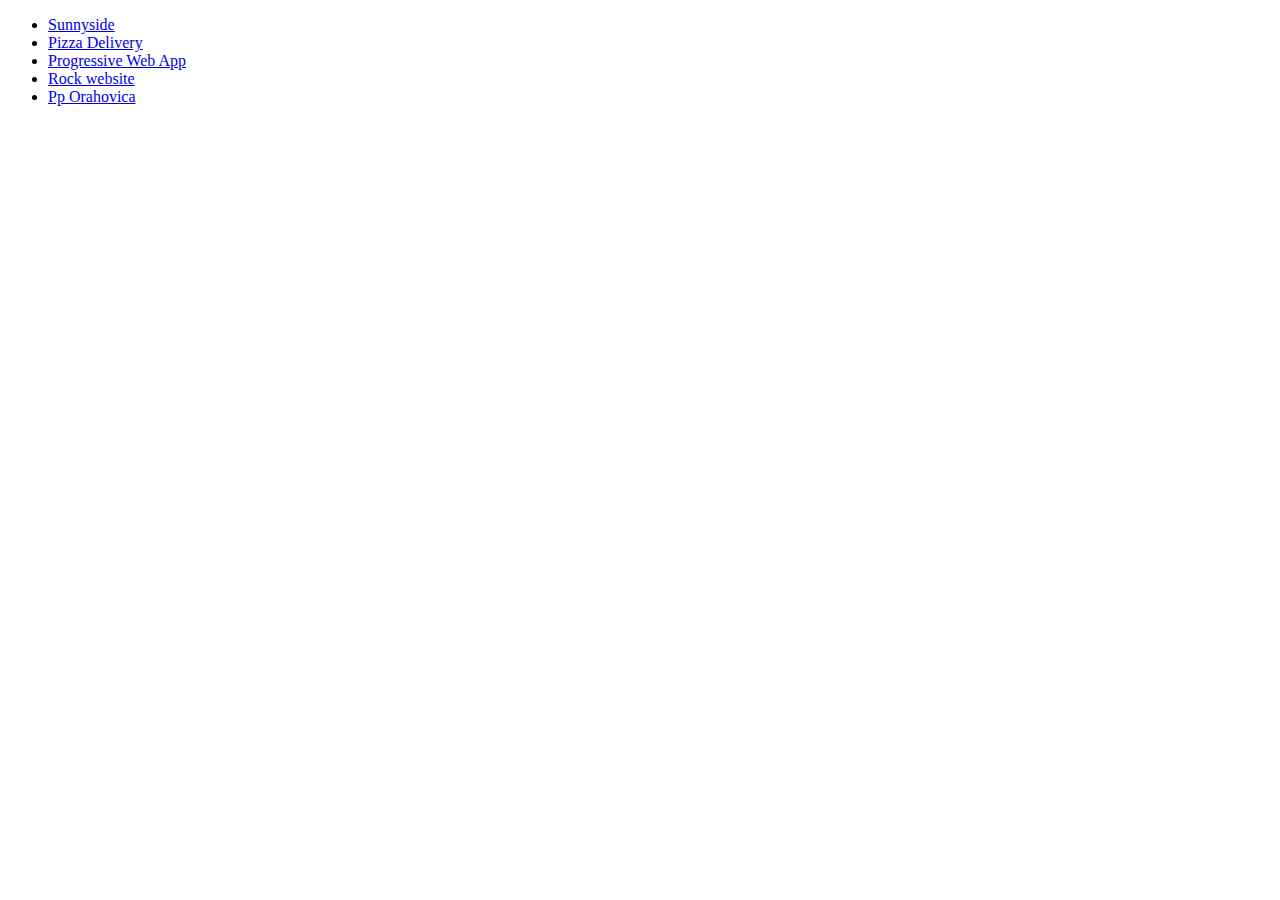
<file: index.html>
<!DOCTYPE html>
<html lang="en">
  <head>
    <meta charset="UTF-8" />
    <meta http-equiv="X-UA-Compatible" content="IE=edge" />
    <meta name="viewport" content="width=device-width, initial-scale=1.0" />
    <title>Document</title>
  </head>
  <body>
    <ul>
      <li><a href="sunnyside-agency-landing-page-main/">Sunnyside</a></li>
      <li><a href="Pizza Delivery new/">Pizza Delivery</a></li>
      <li><a href="PWA/">Progressive Web App</a></li>
      <li><a href="oblutak-vjezba">Rock website</a></li>
      <li><a href="pporahovica clone">Pp Orahovica</a></li>
    </ul>
  </body>
</html>
</file>
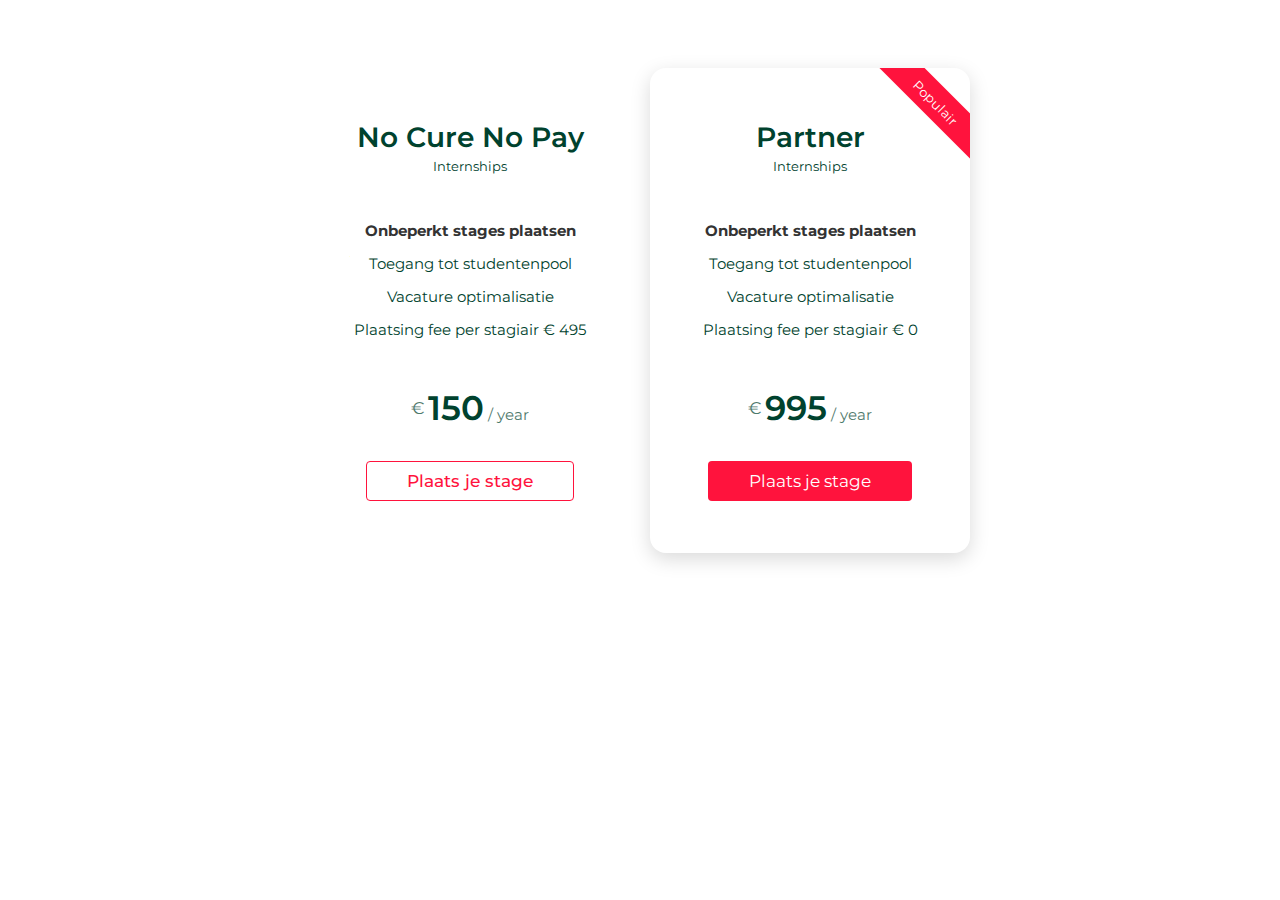
<file: fiks-pricing-table/index.html>
<!DOCTYPE html>
<html lang="en">
  <head>
    <meta charset="UTF-8" />
    <meta http-equiv="X-UA-Compatible" content="IE=edge" />
    <meta name="viewport" content="width=device-width, initial-scale=1.0" />
    <title>Document</title>
    <link rel="stylesheet" href="./pricing-table-style.css" />
  </head>
  <body>

    <div class="pricing-table-container">
        
      <div class="pricing-table-wrapper">
        <!-- PRICING TABLE 1-->
        <div class="pricing-table-col">
          <div class="pricing-table-inner">
            <!-- Header -->
            <div class="pricing-table-header">
              
              <div class="pricing-table-header-container">
                <div class="pricing-table-title">No Cure No Pay</div>
                <div class="pricing-table-internship">Internships</div>
              </div>
            </div>
            <!-- Body -->
            <div class="pricing-table-body">
              <div class="pricing-table-body-inner">
                <p>
                  <strong>Onbeperkt stages plaatsen</strong> Toegang tot
                  studentenpool Vacature optimalisatie Plaatsing fee per
                  stagiair € 495
                </p>
              </div>
            </div>
            <!-- Price -->
            <div class="pricing-table-price">
              <div class="pricing-table-price-container">
                <span class="pricing-table-price-inner">
                  <sup> € </sup>
                  <span class="pricing-table-value">150</span>
                </span>
                <span class="pricing-table-ayear">/&nbsp;year</span>
              </div>
            </div>
            <!-- Footer -->
            <div class="pricing-table-footer">
              <button class="pricing-table-btn">Plaats je stage</button>
            </div>
            <!---->
          </div>
        </div>
        <!-- Pricing End-->
        <!-- PRICING TABLE 2-->
        <div class="pricing-table-col">
          <div class="pricing-table-shadow"></div>
    <div class="pricing-table-hide"></div>
    <div class="pricing-table-hide-second"></div>
          <div class="pricing-table-ribbon">
                Populair
              </div>
          <div class="pricing-table-inner">
            <!-- Header -->
            <div class="pricing-table-header">
              <div class="pricing-table-header-container">
                <div class="pricing-table-title">Partner</div>
                <div class="pricing-table-internship">Internships</div>
              </div>
            </div>
            <!-- Body -->
            <div class="pricing-table-body">
              <div class="pricing-table-body-inner">
                <p>
                  <strong>Onbeperkt stages plaatsen</strong> Toegang tot
                  studentenpool Vacature optimalisatie Plaatsing fee per
                  stagiair € 0
                </p>
              </div>
            </div>
            <!-- Price -->
            <div class="pricing-table-price">
              <div class="pricing-table-price-container">
                <span class="pricing-table-price-inner">
                  <sup> € </sup>
                  <span class="pricing-table-value">995</span>
                </span>
                <span class="pricing-table-ayear">/&nbsp;year</span>
              </div>
            </div>
            <!-- Footer -->
            <div class="pricing-table-footer">
              <button class="pricing-table-btn">Plaats je stage</button>
            </div>
            <!---->
          </div>
        </div>
        <!-- Pricing End-->
      </div>
    </div>
  </body>
</html>
</file>
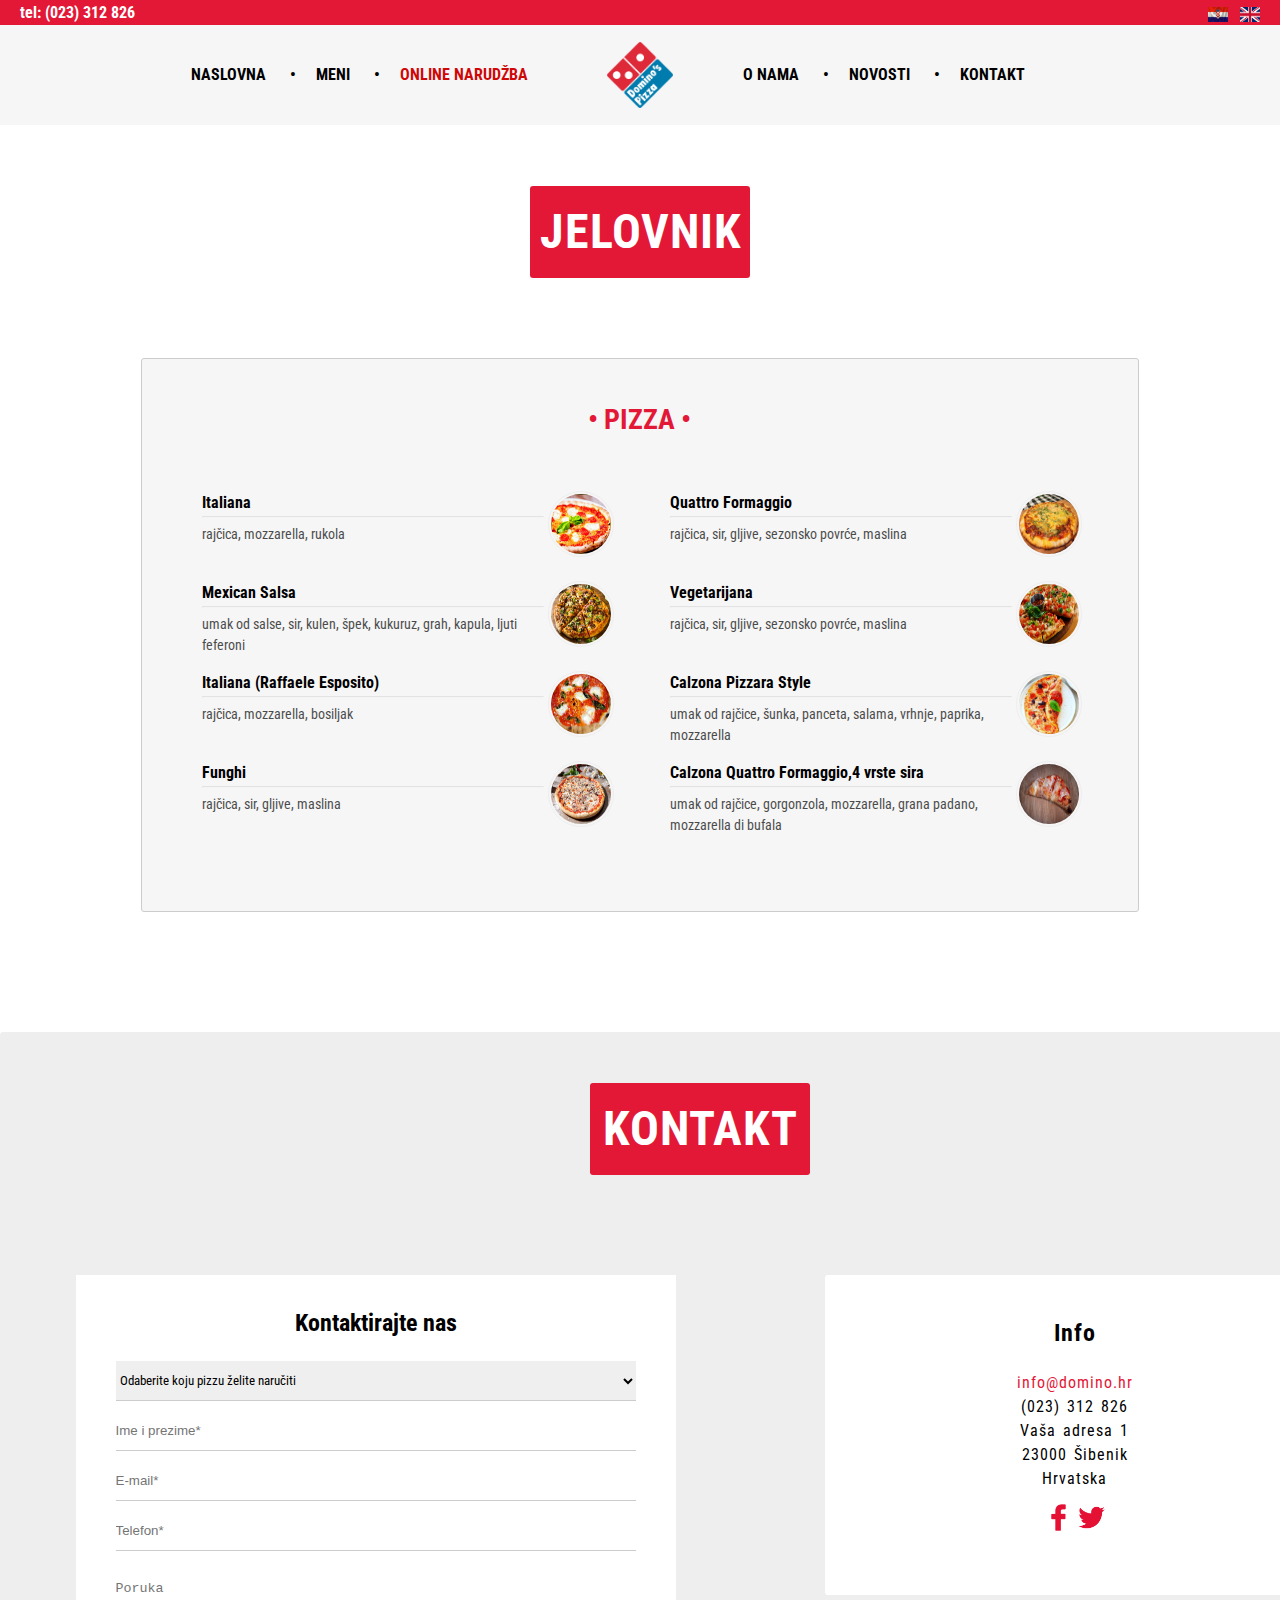
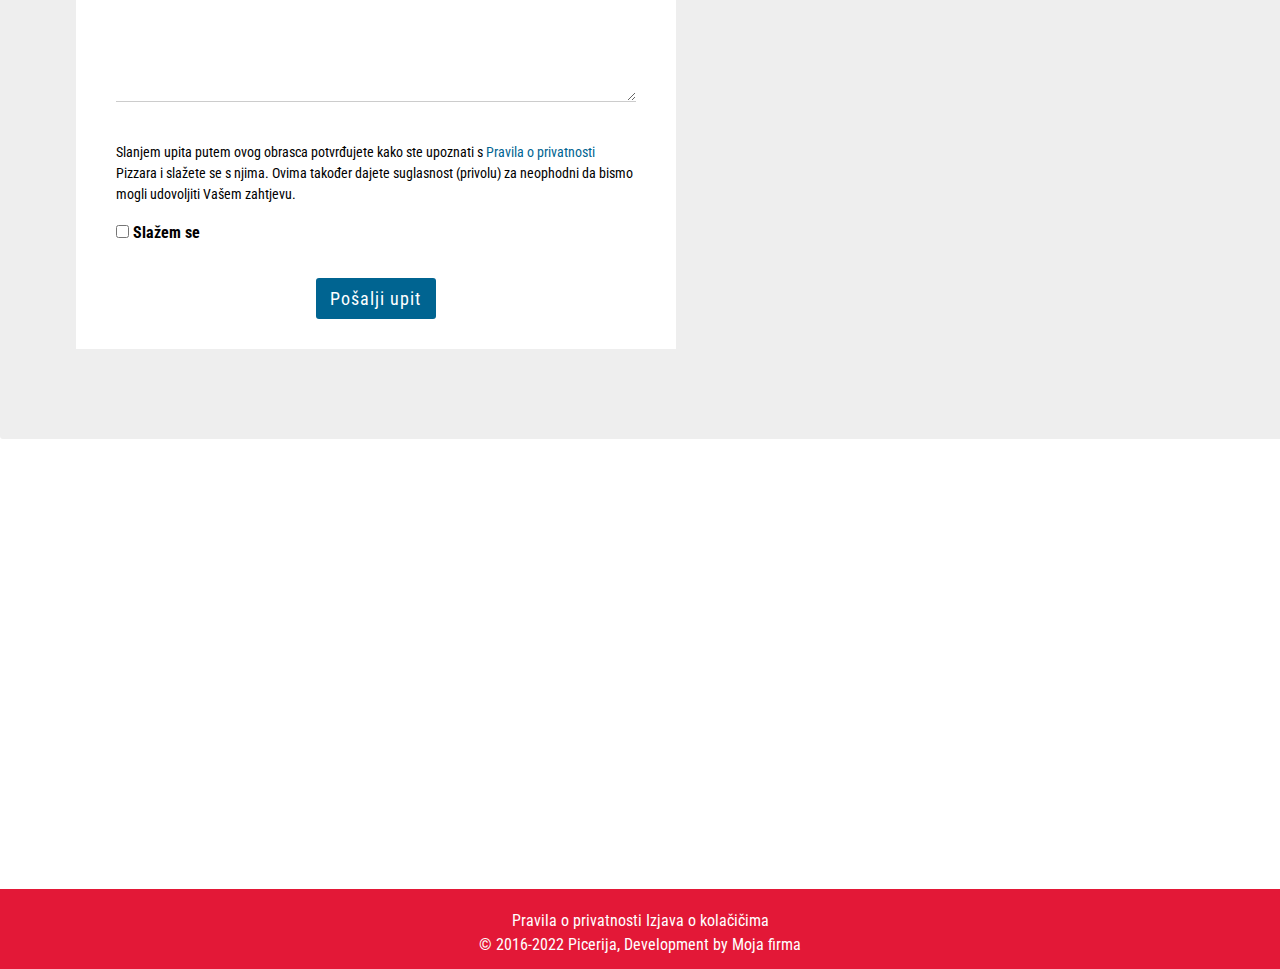
<file: Pizza Delivery new/index.html>
<!DOCTYPE html>
<html lang="en">
  <head>
    <meta charset="UTF-8" />
    <meta http-equiv="X-UA-Compatible" content="IE=edge" />
    <meta name="viewport" content="width=device-width, initial-scale=1.0" />
    <title>Document</title>
    <link rel="stylesheet" href="style.css" />
    <link href="https://fonts.googleapis.com/css2?family=Lato:wght@300&family=Poppins:wght@400;700&family=Rowdies:wght@300&display=swap" rel="stylesheet">
  </head>
  <body>
    <header class="header">
      <div class="toolbar">
        <span>tel: (023) 312 826</span>
        <div class="flags">
          <a href=""><img src="img/hrv-flag.jpg" alt="" class="hrv" /></a>
          <a href=""><img src="img/uk-flag.jpg" alt="" class="uk" /></a>
        </div>
      </div>
      <nav class="navbar">
        <div class="container">
        <div class="left">
          <ul>
            <li><a href="#">NASLOVNA</a> <span>&#8226</span></li>
            <li><a href="#">MENI</a> <span>&#8226</span></li>
            <li><a style="color:rgb(207, 7, 7)"href="#">ONLINE NARUDŽBA</a></li>
          </ul>
        </div>
        <img class="logo" src="img/logo.png" alt="" />
        <div class="right">
          <ul>
            <li><a href="#O">O NAMA</a> <span>&#8226</span></li>
            <li><a href="#">NOVOSTI</a> <span>&#8226</span></li>
            <li><a href="#">KONTAKT</a></li>
          </ul>
        </div>
        </div>
      </nav>
    </header>

    <main>
      <!--JELOVNIK-->
      <section class="jelovnik">
        <div class="title">
          <h1>JELOVNIK</h1>
        </div>
        <div class="meni-wrapper">
        <h2>&#8226 PIZZA &#8226</h2>
        <div class="pizza-meni">
          <div class="meni-left">
            <!---->
            <div class="pizza">
              <div>
                <h3>Italiana</h3>
                <hr />
                <p>rajčica, mozzarella, rukola</p>
              </div>
              <img src="img/italiana.jpg" alt="" />
            </div>

            <!---->
            <div class="pizza">
              <div>
                <h3>Mexican Salsa</h6>
                <hr />
                <p>
                  umak od salse, sir, kulen, špek, kukuruz, grah, kapula, ljuti
                  feferoni
                </p>
              </div>
              <img src="img/mexican-salsa.jpg" alt="" />
            </div>

            <!---->
            <div class="pizza">
              <div>
                <h3>Italiana (Raffaele Esposito)</h3>
                <hr />
                <p>rajčica, mozzarella, bosiljak</p>
              </div>
              <img src="img/rafaele.jpg" alt="" />
            </div>

            <!---->
            <div class="pizza">
              <div>
                <h3>Funghi</h3>
                <hr />
                <p>rajčica, sir, gljive, maslina</p>
              </div>
              <img src="img/funghi.jpg" alt="" />
            </div>
          </div>

          <div class="meni-right">

            <!---->
            <div class="pizza">
              <div>
                <h3>Quattro Formaggio</h3>
                <hr />
                <p>rajčica, sir, gljive, sezonsko povrće, maslina</p>
              </div>
              <img src="img/quatro-formagi.jpg" alt="" />
            </div>

            <!---->
            <div class="pizza">
              <div>
                <h3>Vegetarijana</h3>
                <hr />
                <p>rajčica, sir, gljive, sezonsko povrće, maslina</p>
              </div>
              <img src="img/vegetariana.jpg" alt="" />
            </div>

            <!---->
            <div class="pizza">
              <div>
                <h3>Calzona Pizzara Style</h3>
                <hr />
                <p>
                  umak od rajčice, šunka, panceta, salama, vrhnje, paprika,
                  mozzarella
                </p>
              </div>
              <img src="img/calzona.png" alt="" />
            </div>

            <!---->
            <div class="pizza">
              <div>
                <h3>Calzona Quattro Formaggio,4 vrste sira</h3>
                <hr />
                <p>
                  umak od rajčice, gorgonzola, mozzarella, grana padano,
                  mozzarella di bufala
                </p>
              </div>
              <img src="img/calzona-formagi.jpg" alt="" />
            </div>
          </div>

        </div>
        </div>
      </section>

      <!--KONTAKT-->
      
      <section class="kontakt">
        <!---->
        <div class="title-kontakt"> <h1>KONTAKT</h1>
          </div>
        <div class="kontakt-container">
          <form  
          name="upit"
          class="kontakt-forma"
          action="hvala-vam.html" 
          method="GET"
          onsubmit= "return validateForm()">
            <h2>Kontaktirajte nas</h2>
            <select name="pizza" id="pizza-select">
             <option hidden value="hide">Odaberite koju pizzu želite naručiti</option>

             <option 
              value="italiana">Italiana</option>

              <option 
              value="mexican_salsa">Mexican Salsa</option>

              <option 
              value="Italiana(Raffaele_Espostio)">Italiana (Raffaele Espostio)</option> 

              <option 
              value="Quattro_Formaggio">Quattro Formaggio</option>

              <option value="Vegetarijana">Vegetarijana</option>

              <option value="Calzona_Pizzara_Style">Calzona Pizzara Style</option>

              <option value="4_vrste_sira">Calzona Quattro Formaggio/4 vrste sira</option>
            </select>
            <span id="check-pizza"></span>

            
            <input type="text" name="name" id="name" placeholder="Ime i prezime*"/>
            <span id="test0"></span>
            <input type="email" id="email" name="email"placeholder="E-mail*"/>
            <span id="test1"></span>
            <input name="telefon" type="number" id="telefon" placeholder="Telefon*" />
            <span id="test2"></span>
            
            <textarea  name="poruka"  id=""  cols="50"  rows="8" placeholder="Poruka"></textarea>

            <p class="terms">
               Slanjem upita putem ovog obrasca potvrđujete kako ste upoznati s
               <a href="#">Pravila o privatnosti</a> Pizzara i slažete se s njima.
               Ovima također dajete suglasnost (privolu) za neophodni da bismo
               mogli udovoljiti Vašem zahtjevu.
            </p>
            <div>
            <input id="checkbox"type="checkbox" name="checkbox"/>
            <label id = "ch-label" for="checkbox"><b style="color:black">Slažem se</b></label>
          </div>
            <span id="uvjeti"></span>
            <button class="posalji-upit">Pošalji upit</button>
          </form>

        <!---->
        <div class="info">
          <h2>Info</h2>
          <p>
            <a href="" class="mail">info@domino.hr</a>
            <br/>
            (023) 312 826 
            <br>
            Vaša adresa 1 
            <br>
            23000 Šibenik
            <br>
            Hrvatska
          </p>
          <div class="icons">
          <a href="#" >
            <div class="fb-icon"></div>
          </a>
          <a href="#">
            <div class="tw-icon"></div>
          </a>
          </div>
        </div>
        </div>
      </section>

      <!--LOCATION-->
      <section class="location">
        <iframe src="https://www.google.com/maps/embed?pb=!1m18!1m12!1m3!1d2883.2497682365624!2d15.90730089658801!3d43.7261379657883!2m3!1f0!2f0!3f0!3m2!1i1024!2i768!4f13.1!3m3!1m2!1s0x1335258e61ae04cf%3A0x6c2bf83c0c11027d!2sViva!5e0!3m2!1sen!2shr!4v1644431946028!5m2!1sen!2shr" width="600" height="450" style="border:0;" allowfullscreen="" loading="lazy"></iframe>
      </section>
    </main>

    <footer class="footer">
      <div class="container">
      <span><a href="">Pravila o privatnosti</a></span>
      <span><a href="">Izjava o kolačičima</a></span> <br>
      <span>© 2016-2022 Picerija, Development by <a href="">Moja firma</a></span>
      <div>
    </footer>

    <script src="main.js"></script>
  </body>
</html>
</file>
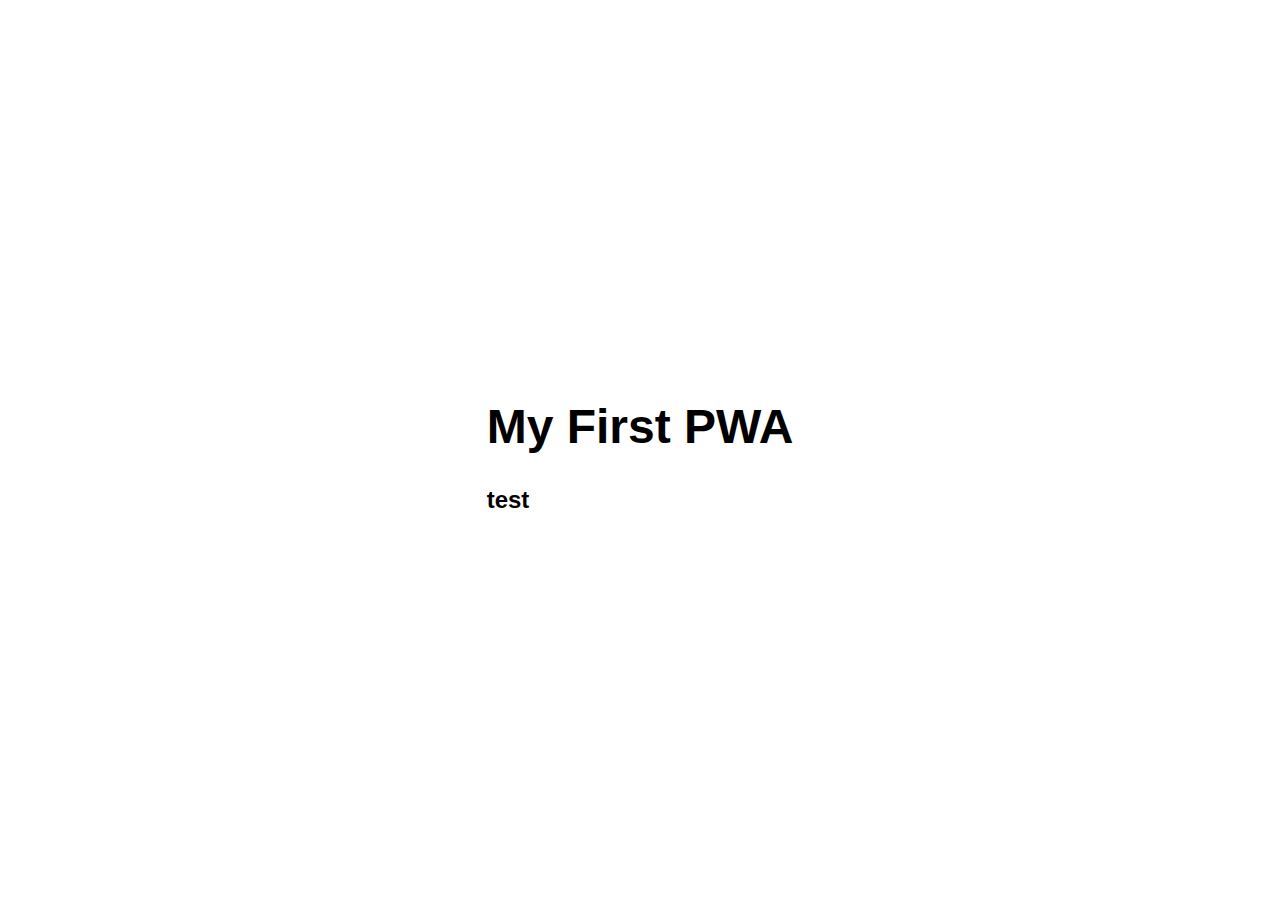
<file: PWA/index.html>
<!DOCTYPE html>
<html lang="en">
<head>
    <meta charset="utf-8" />
    <title>My First PWA</title>
    <meta name="viewport" content="width=device-width, initial-scale=1.0" />
    <link rel="stylesheet" href="./css/style.css">
    <link rel="manifest" href="./manifest.json" />
    <meta name="theme-color" content="white" />
    <link rel="apple-touch-icon" href="./images/pwa-icon-256.png" />

</head>
<body class="fullscreen">
    <div class="container">
        <h1 class="title">My First PWA</h1>
        <h2>test</h2>
    </div>
    <script src="./js/main.js"></script>
</body>
</html>
</file>
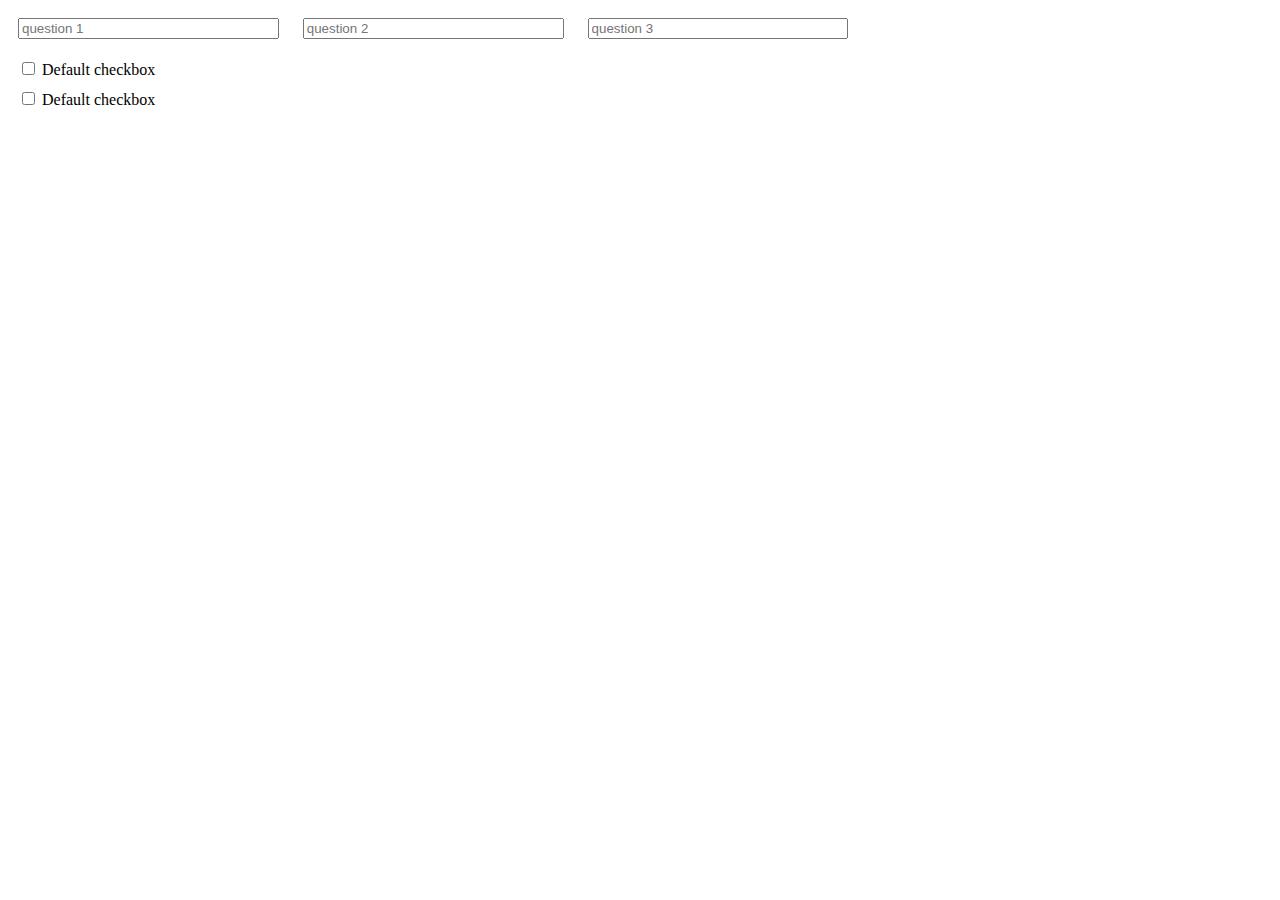
<file: questionnaire/index.html>
<!DOCTYPE html>
<html lang="en">
  <head>
    <meta charset="UTF-8" />
    <meta http-equiv="X-UA-Compatible" content="IE=edge" />
    <meta name="viewport" content="width=device-width, initial-scale=1.0" />
    <title>Document</title>
    <link
      href="https://cdn.jsdelivr.net/npm/bootstrap@5.1.3/dist/css/bootstrap.min.css"
      rel="stylesheet"
      integrity="sha384-1BmE4kWBq78iYhFldvKuhfTAU6auU8tT94WrHftjDbrCEXSU1oBoqyl2QvZ6jIW3"
      crossorigin="anonymous"
    />
    <style>
      #a,
      #b,
      #c {
        width: 20% !important;
        margin: 10px;
      }
      div {
        margin: 10px;
      }
      p {
        font-size: 32px;
        margin: 10px;
        padding: 50px;
      }
    </style>
  </head>
  <body>
    <input class="form-control" type="text" id="a" placeholder="question 1" />
    <input class="form-control" type="text" id="b" placeholder="question 2" />
    <input class="form-control" type="text" id="c" placeholder="question 3" />

    <div class="form-check">
      <input class="form-check-input" type="checkbox" value="" id="d" />
      <label class="form-check-label" for="flexCheckDefault">
        Default checkbox
      </label>
    </div>
    <div class="form-check">
      <input class="form-check-input" type="checkbox" value="" id="e" />
      <label class="form-check-label" for="flexCheckDefault">
        Default checkbox
      </label>
    </div>

    <p id="demo"></p>
  </body>
  <script>
    var q1 = document.querySelector("#a");
    var q2 = document.querySelector("#b");
    var q3 = document.querySelector("#c");
    var q4 = document.querySelector("#d");
    var q5 = document.querySelector("#e");
    var p = document.querySelector("#demo");

    var t1 = false;
    var t2 = false;
    var t3 = false;
    var t4 = false;
    var t5 = false;

    q1.addEventListener("input", () => {
      t1 = true;
      if (t1 == true && t2 == true && t3 == true && t4 == true && t5 == true) {
        p.innerHTML = "Your wanted value";
      }
    });
    q2.addEventListener("input", () => {
      t2 = true;
      if (t1 == true && t2 == true && t3 == true && t4 == true && t5 == true) {
        p.innerHTML = "Your wanted value";
      }
    });
    q3.addEventListener("input", () => {
      t3 = true;
      if (t1 == true && t2 == true && t3 == true && t4 == true && t5 == true) {
        p.innerHTML = "Your wanted value";
      }
    });
    q4.addEventListener("change", (e) => {
      if (e.currentTarget.checked) {
        t4 = true;
        if (
          t1 == true &&
          t2 == true &&
          t3 == true &&
          t4 == true &&
          t5 == true
        ) {
          p.innerHTML = "Your wanted value";
        }
      }
    });
    q5.addEventListener("change", (e) => {
      if (e.currentTarget.checked) {
        t5 = true;
        if (
          t1 == true &&
          t2 == true &&
          t3 == true &&
          t4 == true &&
          t5 == true
        ) {
          p.innerHTML = "Your wanted value";
        }
      }
    });
  </script>
</html>
</file>
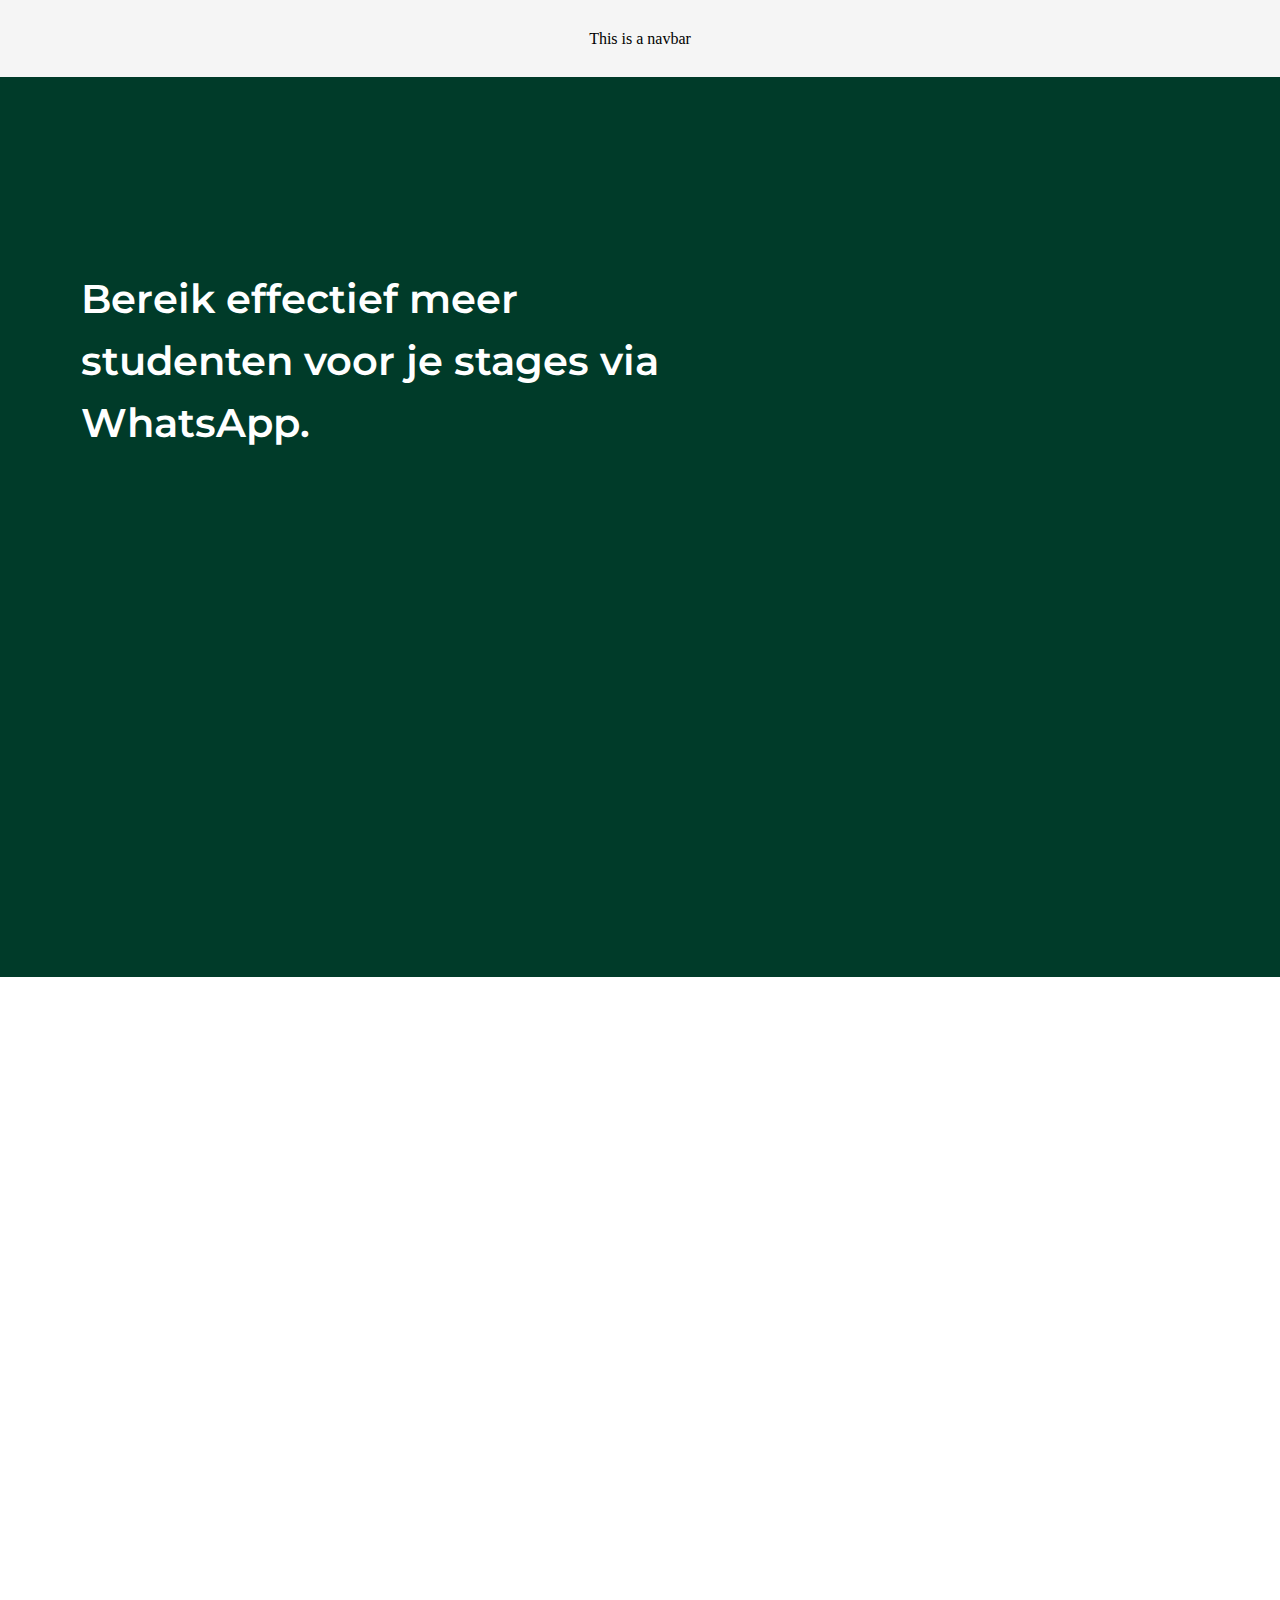
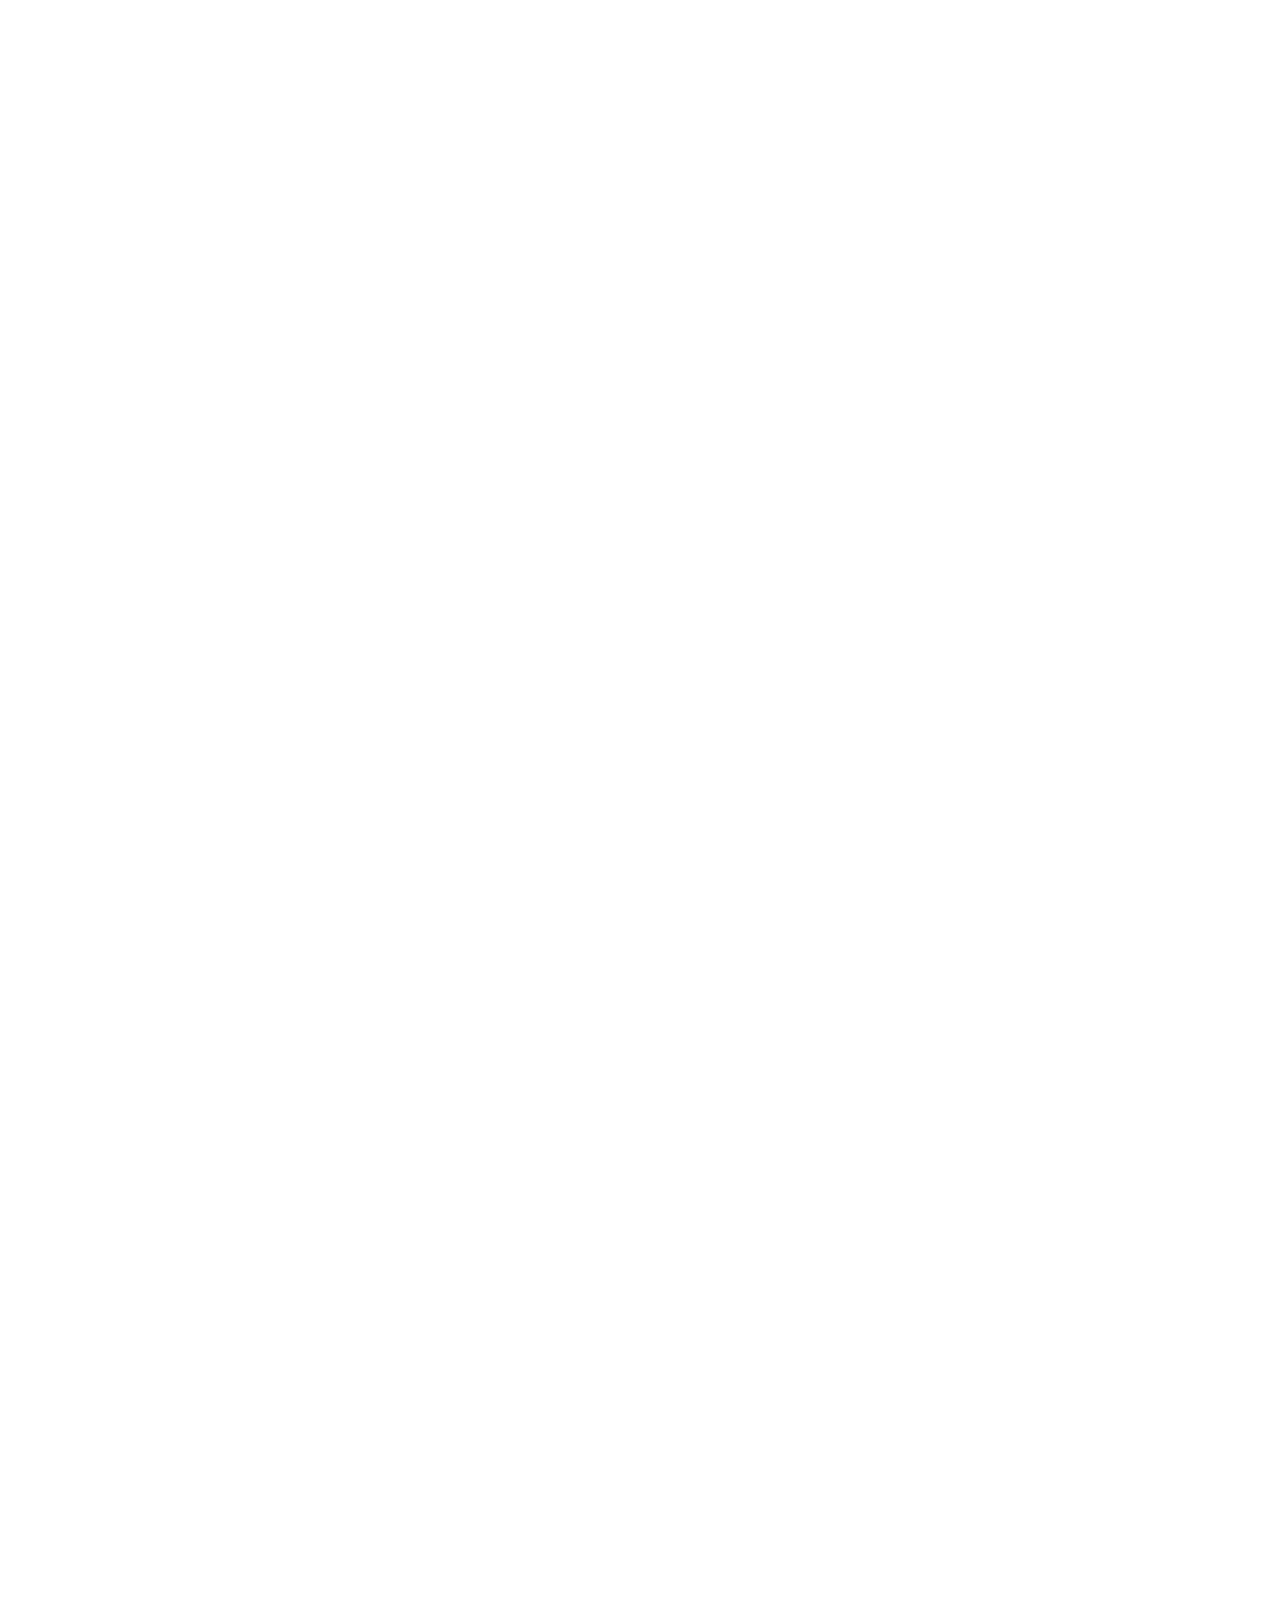
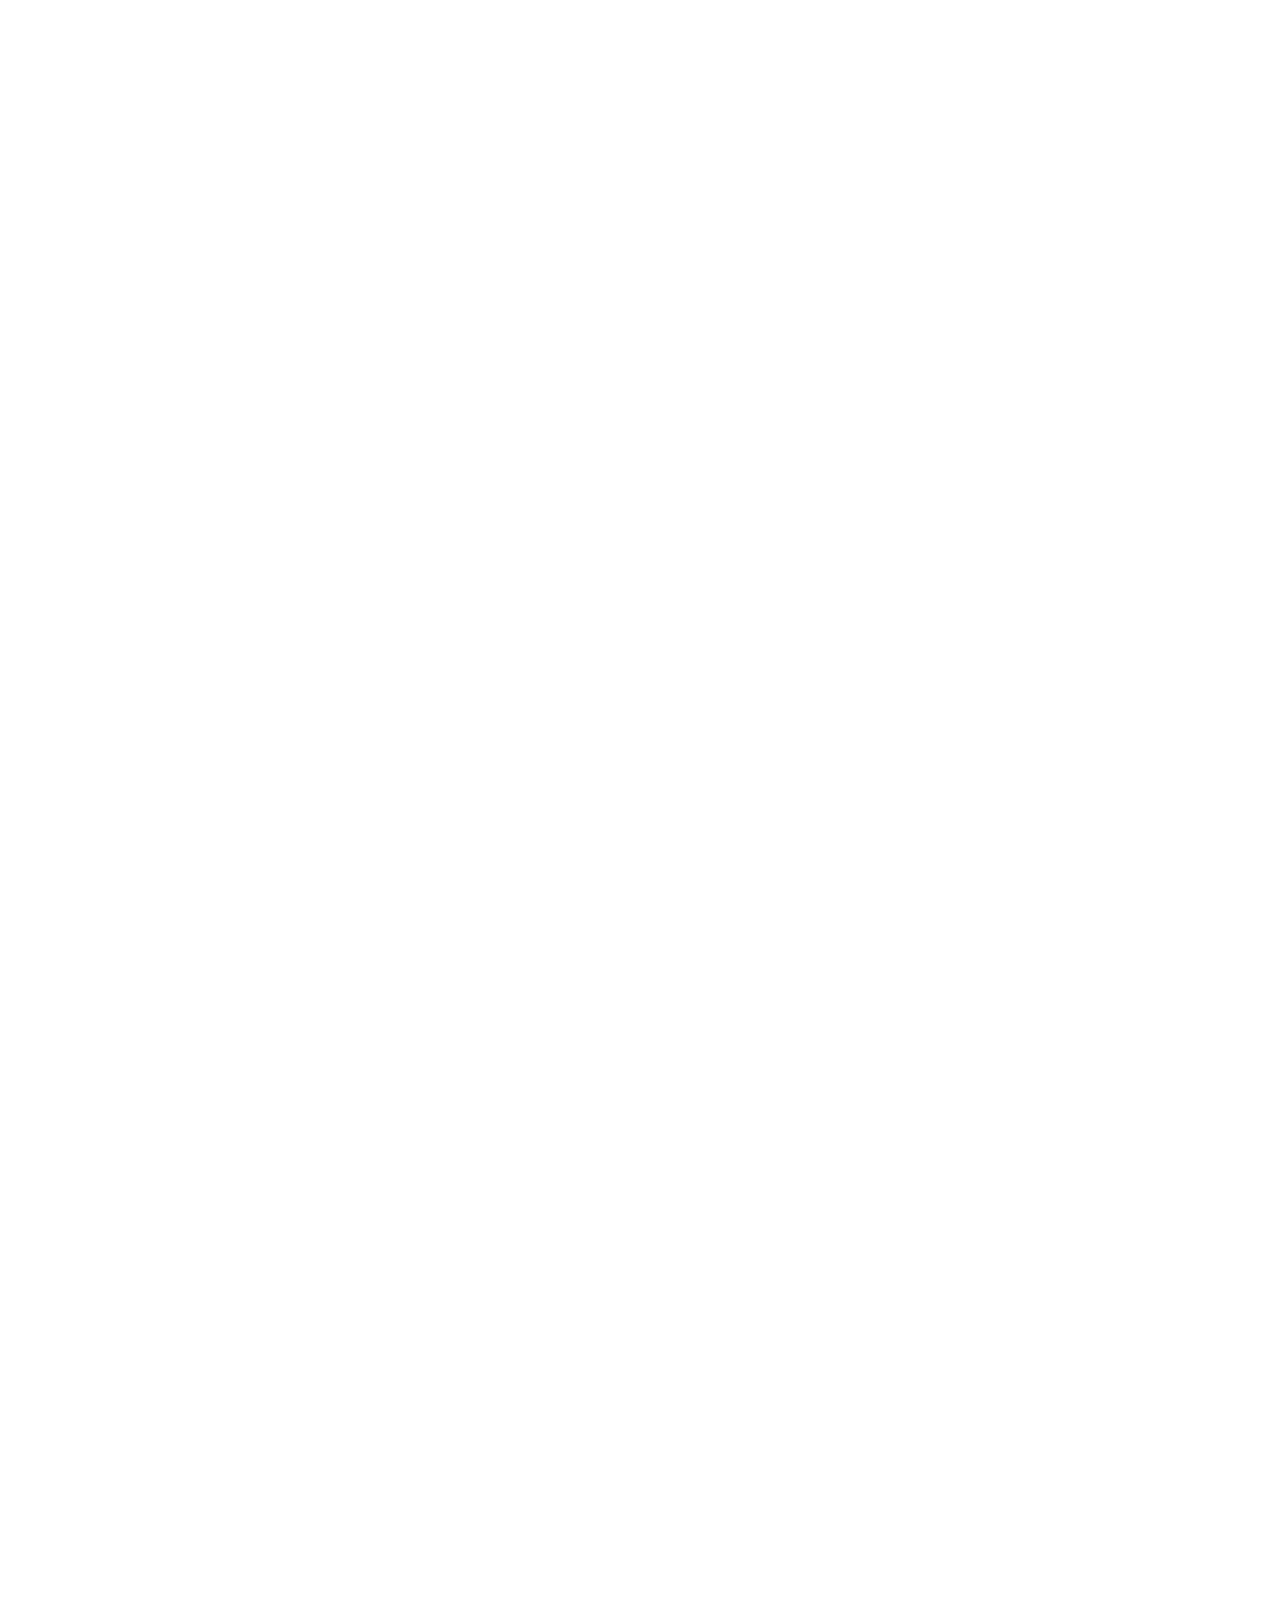
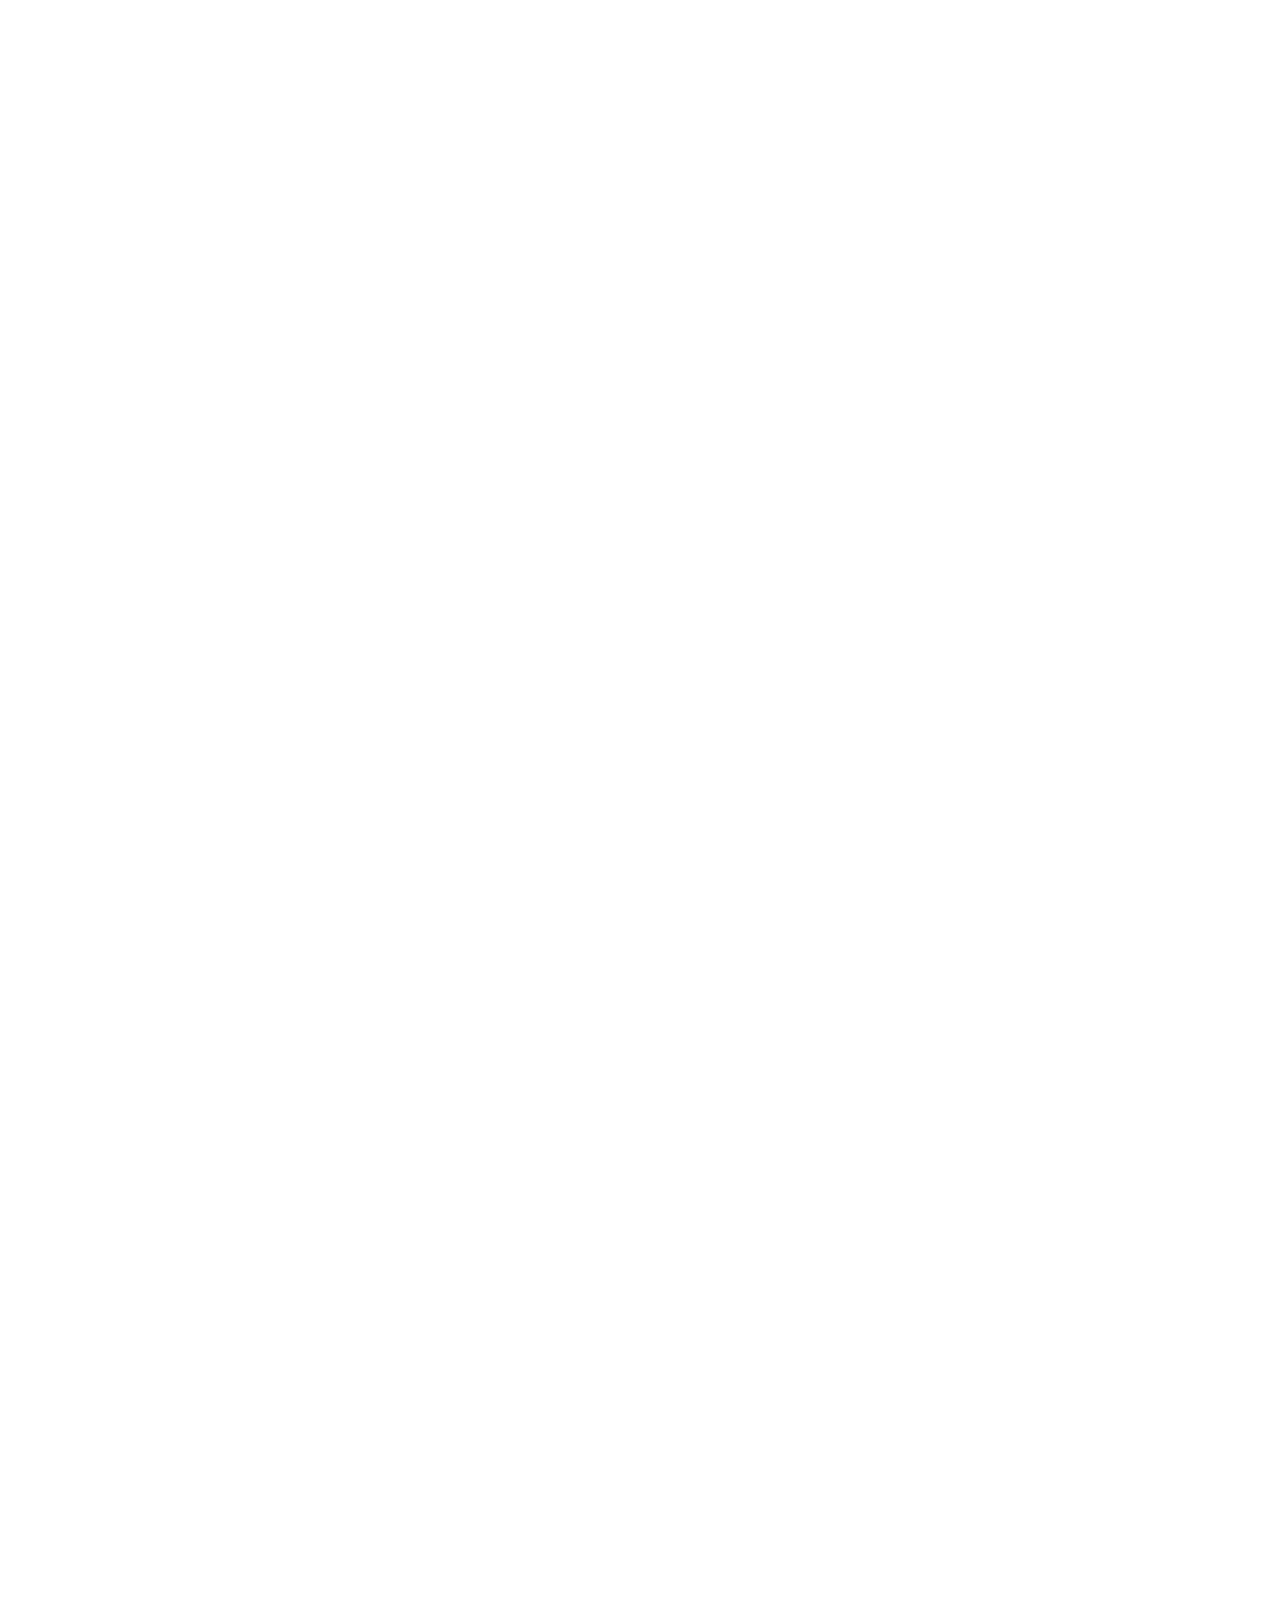
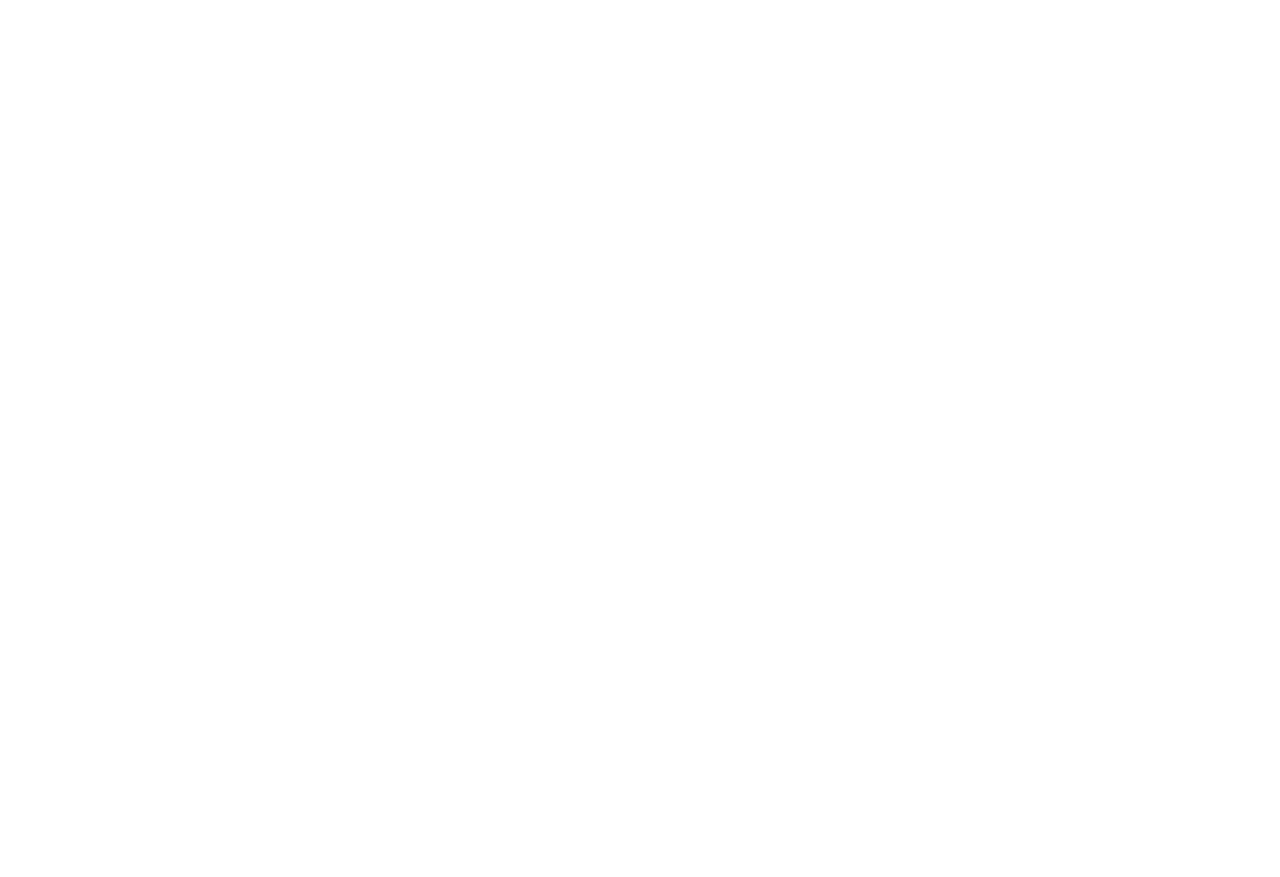
<file: revolution-slider-for-niels/index.html>
<!DOCTYPE html>
<html lang="en">
  <head>
    <meta charset="UTF-8" />
    <meta http-equiv="X-UA-Compatible" content="IE=edge" />
    <meta name="viewport" content="width=device-width, initial-scale=1.0" />
    <title>Document</title>
    <style>
      @import url("https://fonts.googleapis.com/css2?family=Montserrat:wght@100;200;300;400;500;600;700;800;900&display=swap");
      * {
        box-sizing: border-box;
        margin: 0;
      }
      body {
        height: 800vh;
      }
      section {
        height: 200px;
        z-index: 2;
        background-color: white;
        position: relative;
      }
      #nav {
        height: 77px;
        background-color: whitesmoke;
        position: fixed;
        top: 0px;
        left: 0px;
        width: 100%;
        z-index: 5;
      }

      .red {
        border-radius: 90%;
        background-color: #ff133d;
        width: 250px;
        height: 250px;
        position: relative;
        opacity: 0;
        top: 0px;
        animation-name: animateRed;
        animation-duration: 1.5s;
        animation-delay: 1s;
        transition: cubic-bezier(0.65, 0, 0.35, 1);
      }
      .yellow {
        border-radius: 90%;
        background-color: #ff9f0c;
        width: 210px;
        height: 210px;
        position: relative;
        opacity: 0;
        animation: animateYellow;
        transition: cubic-bezier(0.5, 0, 0.75, 0);
        animation-duration: 2s;
        animation-delay: 2s;
        right: 120px;
        top: 32px;
      }
      .pink {
        border-radius: 90%;
        background-color: #ffc4e4;
        width: 137px;
        height: 137px;
        position: relative;
        opacity: 0;
        left: 127px;
        top: 90px;
        animation-name: animatePink;
        transition: cubic-bezier(0.5, 0, 0.75, 0);
        animation-duration: 2s;
        animation-delay: 2.5s;
      }

      .circles {
        width: 40%;
        height: calc(137px + 210px 250px);
        margin: auto;
        padding-left: 40px;
        overflow: visible;
      }
      h1 {
        width: 1200px;
      }

      .circles-wrap {
        margin-top: 10px;
        width: 40%;
        display: flex;
        justify-content: center;
      }

      .container {
        margin-top: 86px;
        max-width: 1300px;
        margin: 0 auto;
        display: flex;
        justify-content: space-around;
      }

      .title {
        font-family: Montserrat;
        color: rgb(255, 255, 255);
        max-width: 903px;
        height: 186px;
        text-align: left;
        line-height: 62px;
        letter-spacing: 0px;
        font-weight: 600;
        font-size: 49px;
        opacity: 1;
        padding: 40px 0px;
        margin-bottom: 15px;
        animation-name: animateTitle;
        animation-duration: 2s;
        transition: cubic-bezier(0.12, 0, 0.39, 0);
      }

      .header-description {
        z-index: 9;
        font-family: Montserrat;
        height: auto;
        color: rgb(255, 255, 255);
        width: 546px;
        text-align: left;
        line-height: 40px;
        letter-spacing: 0px;
        font-weight: 400;
        font-size: 31px;
        opacity: 1;
        padding: 40px 0px;
        margin: 10px 0px;
        margin-top: 40px;
        opacity: 0;
        animation-name: animateTitle;
        animation-duration: 2s;
        animation-delay: 1.5s;
        transition: cubic-bezier(0.11, 0, 0.5, 0);
      }
      .header-title-wrap {
        display: flex;
        flex-direction: column;
        justify-content: center;
        margin: 0px 40px;
        margin-top: 150px;
        width: 750px;
        z-index: 1;
      }
      .header {
        background-color: #00422e;
        box-shadow: inset -4rem 5px 20px 40rem rgba(0, 0, 0, 10%);
        width: 100%;
        height: 700px;
        height: 100vh;
        position: relative;
        padding: -1px;
        padding: 1px;
        margin-top: 77px;
        z-index: -5;
        overflow: hidden;
        -webkit-overflow-scrolling: touch;
      }
      .header-btn {
        z-index: 10;
        background-color: rgb(255, 19, 61);
        font-family: Montserrat;
        color: rgb(255, 255, 255);
        width: 255px;
        height: 48px;
        text-align: left;
        line-height: 48px;
        letter-spacing: 0px;
        font-weight: 700;
        font-size: 16px;
        padding-left: 32px;
        border-radius: 3px;
        padding-right: 32px;
        opacity: 0;
        visibility: visible;
        border-width: 0px;
        margin: 10px 0px;
        animation-name: animateTitle;
        animation-duration: 2s;
        animation-delay: 3s;
        transition: cubic-bezier(0.11, 0, 0.5, 0);
      }
      input[type="submit"]:hover {
        cursor: pointer;
        color: black;
        background-color: #00422e;
      }
      @keyframes animateRed {
        from {
          top: -10px;
          left: 10px;
          opacity: 0;
        }
        to {
          top: 0px;
          left: 0px;
          opacity: 1;
        }
      }
      @keyframes animateYellow {
        from {
          top: -220px;
          right: 0px;
          opacity: 0;
        }
        to {
          top: 32px;
          right: 120px;
          opacity: 1;
        }
      }

      @keyframes animatePink {
        from {
          top: -100px;
          left: 0px;
          opacity: 0;
        }
        to {
          top: 90px;
          left: 127px;
          opacity: 1;
        }
      }

      @keyframes animateTitle {
        from {
          opacity: 0;
        }
        to {
          opacity: 1;
        }
      }
      @media screen and (max-width: 1280px) {
        .red {
          width: 220px;
          height: 220px;
        }
        .title {
          width: 600px;
        }
        .yellow {
          width: 180px;
          height: 180px;
        }
        .pink {
          width: 130px;
          height: 130px;
        }
        .title {
          font-size: 40px;
          max-width: 700px;
        }
        .header-title-wrap {
          margin-right: 0px !important;
        }
        .header-description {
          font-size: 26px !important;
        }
        .header-title-wrap {
          max-width: 700px !important;
        }
        .circles {
          padding-left: 20px;
        }
        .container {
          margin: 0px 40px;
        }
        .pink {
          left: 50px;
        }
        @keyframes animatePink {
          from {
            top: -100px;
            left: 0px;
            opacity: 0;
          }
          to {
            top: 90px;
            left: 50px;
            opacity: 1;
          }
        }
      }

      @media screen and (max-width: 1100px) {
        .header-title-wrap {
          margin-left: 10px;
          max-width: 500px !important;
          /*  margin-top: 100px !important; */
        }
        .container {
          /*  max-height: 600px; */
          margin-left: 10px !important;
        }
        /*  .title {
        font-size: 40px !important;
        line-height: 50px !important;
      } */
        .red {
          width: 180px;
          height: 180px;
        }
        .yellow {
          width: 140px !important;
          height: 140px !important;
        }
        .pink {
          width: 110px !important;
          height: 110px !important;
        }
      }

      @media screen and (max-width: 880px) {
        @keyframes animateRed {
          from {
            top: -10px;
            left: 10px;
            opacity: 0;
          }
          to {
            top: 20px;
            left: 20px;
            opacity: 1;
          }
        }
        @keyframes animateYellow {
          from {
            top: 80px;
            right: 20px;
            opacity: 0;
          }
          to {
            top: 140px;
            right: 40px;
            opacity: 1;
          }
        }
        @keyframes animatePink {
          from {
            top: 60px;
            left: -20px t;
            opacity: 0;
          }
          to {
            top: 200px;
            left: 40px;
            opacity: 1;
          }
        }
        .red {
          position: relative;
          width: 120px !important;
          height: 120px !important;
          top: 20px;
          left: 20px;
        }
        .yellow {
          position: relative;
          width: 80px !important;
          height: 80px !important;
          right: 40px;
          top: 140px;
          animation-delay: 2.5s;
        }
        .pink {
          position: relative;
          width: 50px !important;
          height: 50px !important;
          top: 200px;
          left: 40px;
          animation-delay: 3s;
        }
        .header-title-wrap {
          /*  max-width: 400px !important; */
          /*  max-height: 600px; */
          font-size: 30px !important;
          margin-top: 0px !important;
          margin: 0px !important;
          text-align: center;
          display: flex;
          flex-direction: column;
          align-items: center;
        }
        .header-description {
          max-width: 400px !important;
          text-align: center !important;
        }
        .title {
          text-align: center !important; /*
        font-size: 30px !important; */
          /* width: 400px; */
        }
        .container {
          display: flex;
          justify-content: center;
          flex-direction: column;
          justify-content: center;
          align-items: center;
          margin: 0px !important;
          height: 100%;
        }
        .circles-wrap {
          position: absolute;
        }
        .header {
          position: relative;
        }
        .circles {
          position: absolute;
          top: -200px;
          left: 400px;
          z-index: -5;
        }
      }
      @media screen and (max-width: 600px) {
        .title {
          font-size: 40px !important;
          width: 400px;
          height: 250px !important;
          margin-top: -40px;
        }
      }

      @media screen and (max-width: 600px) {
        @keyframes animateYellow {
          from {
            top: 80px;
            right: 20px;
            opacity: 0;
          }
          to {
            top: 120px;
            right: 10px;
            opacity: 1;
          }
        }
        @keyframes animateRed {
          from {
            top: -10px;
            left: 10px;
            opacity: 0;
          }
          to {
            top: -75px;
            left: 20px;
            opacity: 1;
          }
        }
        header .red {
          width: 220px !important;
          height: 220px !important;
          top: -75px;
          left: 20px;
        }
        header .yellow {
          width: 53px !important;
          height: 53px !important;
          right: 10px;
          top: 120px;
          animation-delay: 2.5s;
        }
        .pink {
          width: 50px !important;
          height: 50px !important;
          top: 200px;
          left: 40px;
          animation-delay: 3s;
        }
        .container form input {
          margin-top: 20px;
        }
        .circles {
          position: absolute;
          top: -360px;
          left: 250px;
          z-index: -5;
        }
      }
      @media screen and (max-width: 450px) {
        @keyframes animateYellow {
          from {
            top: 80px;
            right: 20px;
            opacity: 0;
          }
          to {
            top: 185px;
            right: -20px;
            opacity: 1;
          }
        }
        @keyframes animatePink {
          from {
            top: 60px;
            left: -20px;
            opacity: 0;
          }
          to {
            top: 295px;
            left: 58px;
            opacity: 1;
          }
        }
        body header .title {
          font-size: 30px !important;
          line-height: 50px;
          width: 80vw !important;
          height: 200px !important;
        }
        .circles {
          top: -320px !important;
          left: 170px !important;
        }
        body header .red {
          width: 100px;
          height: 100px;
        }
        body header .circles .yellow {
          top: 185px;
          right: -20px !important;
        }
        body header .pink {
          left: 58px !important;
          top: 295px;
        }
        body header .header-description {
          font-size: 18px !important;
          width: 80vw;
        }
      }
      @media screen and (max-width: 410px) {
        body header .title {
          font-size: 22px !important;
          line-height: 50px;
          text-align: center;
          width: 80vw !important;
          height: 200px !important;
          margin: 30px !important;
          font-weight: bold;
        }
        .header-title-wrap {
          margin-top: -60px !important;
        }
        body .header-description {
          font-size: 22px !important;
          width: 80vw;
          margin: 25px !important;
          margin-bottom: 35px !important;
          margin-top: 30px !important;
        }
        .header-btn {
          margin-top: 20px !important;
          margin-bottom: 20px !important;
        }
      }

      @media screen and (max-width: 350px) {
        body header .title {
          width: 80vw !important;
          height: 200px !important;
        }
        body .header-description {
          font-size: 22px !important;
          width: 80vw;
        }
      }

      @media screen and (max-width: 300px) {
        body header .title {
          font-size: 22px !important;
          width: 80vw !important;
          line-height: 45px;
          height: 200px !important;
        }
        body .header-description {
          font-size: 20px !important;
          width: 80vw;
        }
        .header-btn {
          width: 200px !important;
          font-size: 14px !important;
          text-align: center !important;
          padding: 0px 5px !important;
        }
      }
    </style>
  </head>
  <body>
    <nav
      id="nav"
      style="
        text-align: center;
        display: flex;
        align-items: center;
        justify-content: center;
      "
    >
      This is a navbar
    </nav>
    <header class="header">
      <div class="container">
        <div class="header-title-wrap">
          <h1 class="title">
            Bereik effectief meer studenten voor je stages via WhatsApp.
          </h1>
          <p class="header-description">Students love us - so should you.</p>
          <form action="https://google.com">
            <input
              type="submit"
              class="header-btn"
              value="Maak je gratis account"
            />
          </form>
        </div>
        <div class="circles-wrap">
          <div class="circles">
            <div class="red"></div>
            <div class="yellow"></div>
            <div class="pink"></div>
          </div>
        </div>
      </div>
    </header>
    <section></section>

    <script>
      var redPos = 0;
      var yellowPos = 32;
      var pinkPos = 90;
      let lastKnownScrollPosition = 0;
      let ticking = false;
      var red = document.querySelector(".red");
      var yellow = document.querySelector(".yellow");
      var pink = document.querySelector(".pink");

      function myFunction(x, a, b, c) {
        if (x.matches) {
          redPos = a;
          yellowPos = b;
          pinkPos = c;
          console.log(yellowPos);
          return true;
        } else {
          return false;
        }
      }

      //These are the breakpoints
      var x1 = window.matchMedia("(max-width: 1100px)");
      var x2 = window.matchMedia("(max-width: 880px)");
      var x3 = window.matchMedia("(max-width: 600px)");
      var x4 = window.matchMedia("(max-width: 450px)");

      if (x4.matches) {
        myFunction(x4, -75, 185, 295);
      } else if (x3.matches) {
        myFunction(x3, -75, 120, 200);
      } else if (x2.matches) {
        myFunction(x2, 20, 140, 200);
      } else if (x1.matches) {
        myFunction(x1, 20, 140, 200);
      }

      x1.addEventListener("change", (event) => {
        console.log("x1");
        myFunction(x1, 20, 140, 200);
        doSomething(lastKnownScrollPosition);
      });
      x2.addEventListener("change", (event) => {
        console.log("x2");
        myFunction(x2, 20, 140, 200);
        doSomething(lastKnownScrollPosition);
      });
      x3.addEventListener("change", (event) => {
        console.log("x3");
        myFunction(x3, -75, 120, 200);
        doSomething(lastKnownScrollPosition);
      });
      x4.addEventListener("change", (event) => {
        console.log("x4");
        myFunction(x4, -75, 185, 295);
        doSomething(lastKnownScrollPosition);
      });

      function doSomething(scrollPos) {
        // Do something with the scroll position
        const rate1 = 2.2;
        const rate2 = 1.3;
        scrollPos = scrollPos / 10;

        red.style.top = redPos + scrollPos + "px";
        yellow.style.top = yellowPos + scrollPos * rate1 + "px";
        pink.style.top = pinkPos + scrollPos * rate2 + "px";
      }

      document.addEventListener("scroll", function (e) {
        lastKnownScrollPosition = window.scrollY;

        if (!ticking) {
          window.requestAnimationFrame(function () {
            doSomething(lastKnownScrollPosition);
            ticking = false;
          });
          ticking = true;
        }
      });

      red.addEventListener("animationend", function () {
        red.style.opacity = 1;
      });

      yellow.addEventListener("animationend", function () {
        yellow.style.opacity = 1;
      });

      pink.addEventListener("animationend", function () {
        pink.style.opacity = 1;
      });

      var headerPara = document.querySelector(".header-description");
      headerPara.addEventListener("animationend", function () {
        headerPara.style.opacity = 1;
      });

      var btn = document.querySelector(".header-btn");
      btn.addEventListener("animationend", function () {
        btn.style.opacity = 1;
      });
    </script>
  </body>
</html>
</file>
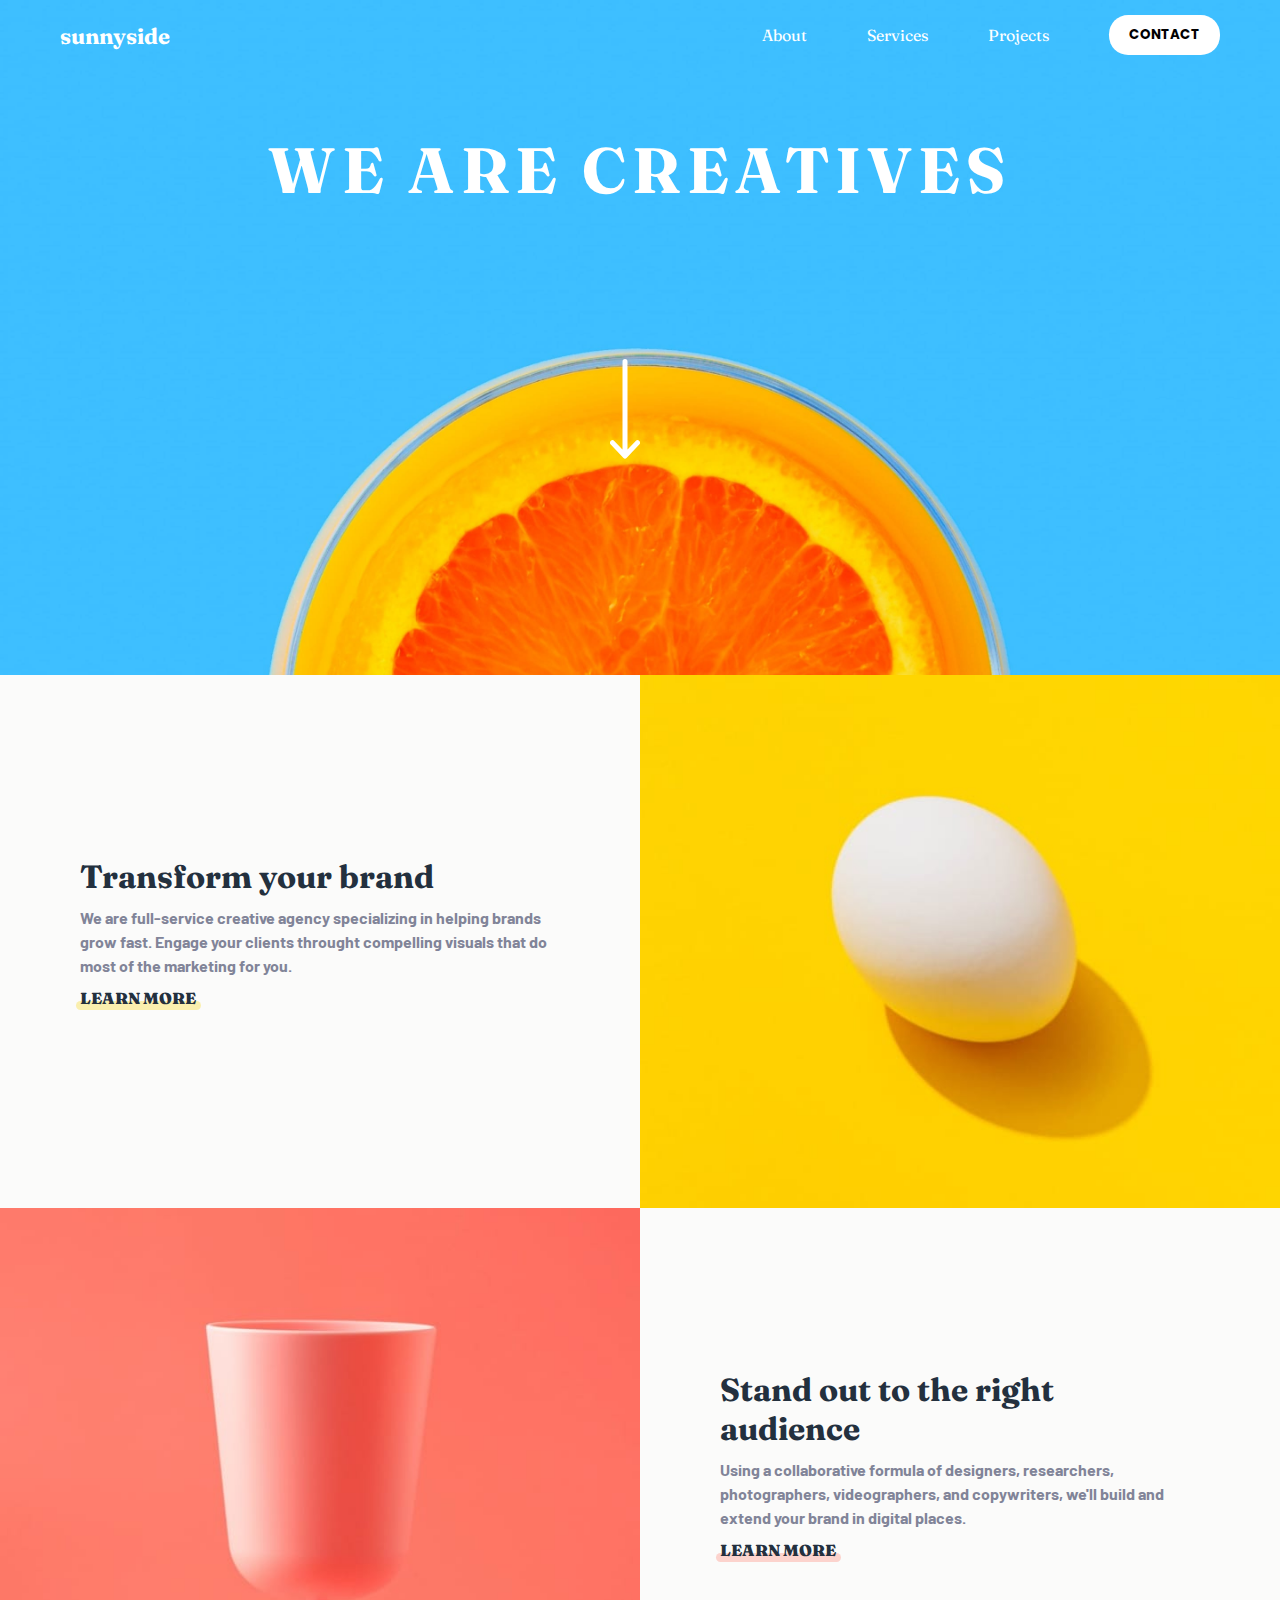
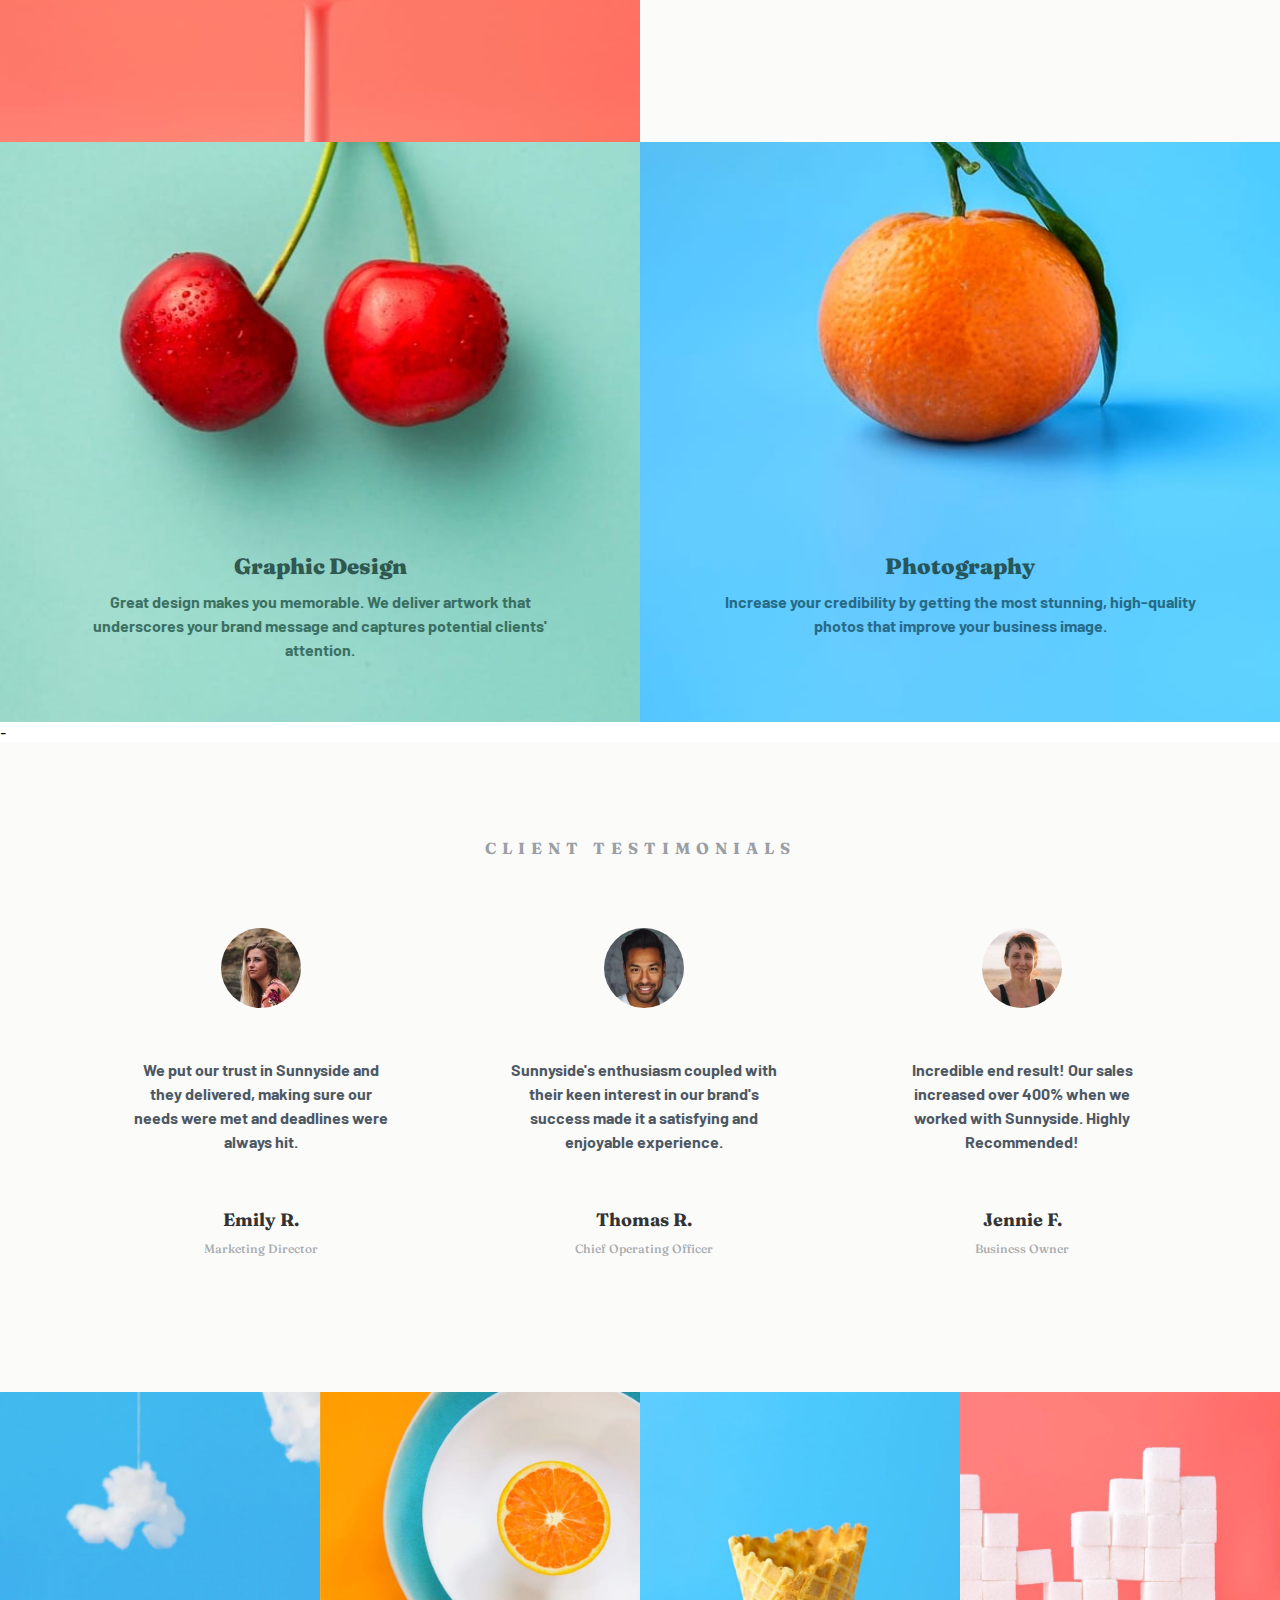
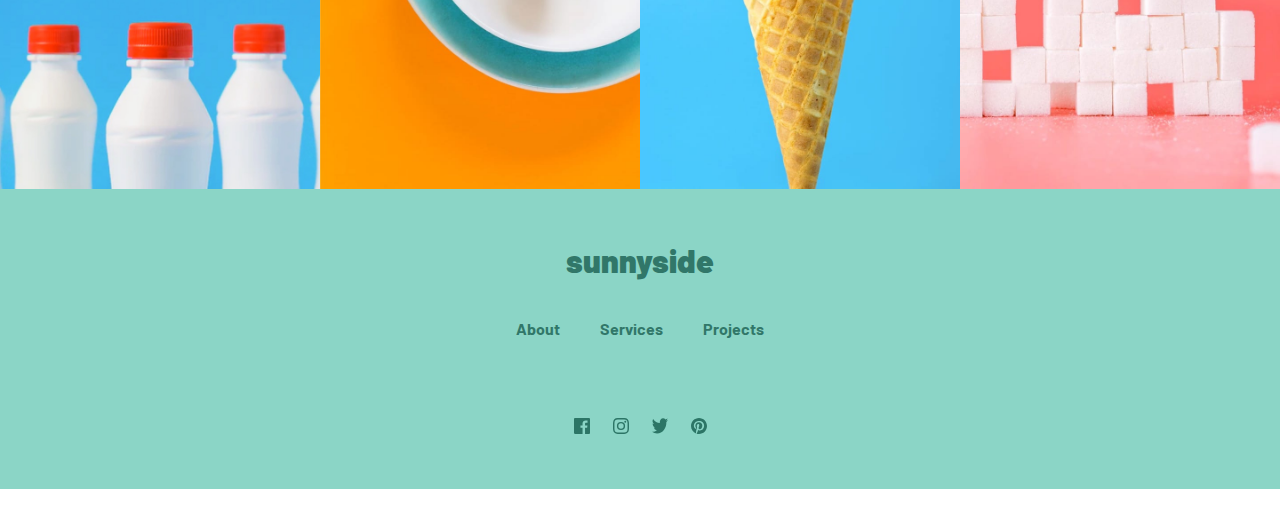
<file: sunnyside-agency-landing-page-main/index.html>
<!DOCTYPE html>
<html lang="en">
  <head>
    <meta charset="UTF-8" />
    <meta name="viewport" content="width=device-width, initial-scale=1.0" />
    <!-- displays site properly based on user's device -->

    <link
      rel="icon"
      type="image/png"
      sizes="32x32"
      href="./images/favicon-32x32.png"
    />
    <link rel="stylesheet" href="style.css">
    <title>Frontend Mentor | Sunnyside agency landing page</title>
  </head>
  <body>
    <section class="hero">
      <nav class="navbar">
        <ul class="nav-list">
          <li>
            <h2><a href="#">sunnyside</a></h2>
          </li>
          <li><a href="#">About</a></li>
          <li><a href="#">Services</a></li>
          <li><a href="#">Projects</a></li>
          <li>
            <button class="contact-btn">CONTACT</button>
          </li>
        </ul>
        <button class="ham"><img src="./images/icon-hamburger.svg" alt=""></button>
      </nav>
      <div class="mobile-nav">
        <ul>
          <li><a href="#">About</a></li>
          <li><a href="#">Services</a></li>
          <li><a href="#">Projects</a></li>
          <li><button class="mobile-contact-btn">CONTACT</button></li>
        </ul>
      </div>
      <div class="title">
        <h1>WE ARE CREATIVES</h1>
      </div>
        <img class="arrow" src="./images/icon-arrow-down.svg" alt="">
  
    </section>
    <main>
      <section class="showcase">
        <div class="row">
          <div class="col6">
            <div class="content">
              <h1>Transform your brand</h1>
              <p>
                We are full-service creative agency specializing in helping
                brands grow fast. Engage your clients throught compelling
                visuals that do most of the marketing for you.
              </p>
              <a class="yellow-a"href="#">Learn more</a>
              <div class="line-yellow"></div>
            </div>
          </div>
          <div class="col6">
            <img src="./images/desktop/image-transform.jpg" alt="" />
          </div>
        </div>
        <!------------------>
        <div class="row">
          <div class="col6">
            <img src="images/desktop/image-stand-out.jpg" alt="" />
          </div>
          <div class="col6">
            <div class="content">
              <h1>Stand out to the right audience</h1>
              <p>
               Using a collaborative formula of designers, researchers, photographers, videographers, and copywriters, we'll build and extend your brand in digital places.
              </p>
              <a class="red-a" href="#">Learn more</a>
              <div class="line-red"></div>
            </div>
          </div>
        </div>
        <!------------------>
         <div class="row">
          <div class="col6 graphic-design-img">
          
            <div class="content">
              <h3>Graphic Design</h3>
              <p>
                Great design makes you memorable. We deliver artwork that underscores your brand message and captures potential clients' attention.
              </p>
            </div>
            </div>
          
          <div class="col6 photography-img">
            <div class="content">
              <h3>Photography</h3>
              <p>
                Increase your credibility by getting the most stunning, high-quality photos that improve your business image.
              </p>
            </div>
          </div>
          </div> -



        </div>
      </section>
      <!----------------->
      <!----------------->
      <!----------------->
      <section class="testimonials">
        
          <h1>CLIENT TESTIMONIALS</h1>
        <div class="wrap">
          <!------------>
        <div class="card">
          <div class="card-container">
            <img src="images/image-emily.jpg" alt="">
          </div>
          <div class="card-body">
            <p>We put our trust in Sunnyside and they delivered, making sure our needs were met and deadlines were always hit.</p>
          </div>
          <div class="card-footer">
            <h2>Emily R.</h2>
            <p>Marketing Director</p>
          </div>
        </div>
        <!------------>
        <div class="card">
          <div class="card-container">
            <img src="images/image-thomas.jpg" alt="">
          </div>
          <div class="card-body">
            <p>Sunnyside's enthusiasm coupled with their keen interest in our brand's success made it a satisfying and enjoyable experience.</p>
          </div>
          <div class="card-footer">
            <h2>Thomas R.</h2>
            <p>Chief Operating Officer</p>
          </div>
        </div>
        <!------------>
        <div class="card">
          <div class="card-container">
            <img src="images/image-jennie.jpg" alt="">
          </div>
          <div class="card-body">
            <p>Incredible end result! Our sales increased over 400% when we worked with Sunnyside. Highly Recommended!</p>
          </div>
          <div class="card-footer">
            <h2>Jennie F.</h2>
            <p>Business Owner</p>
          </div>
        </div>

        </div>
    
      </section>
      
      <!----------------->
      <!----------------->
      <!----------------->
      <section class="pictures">
        <img src="images/desktop/image-gallery-milkbottles.jpg" alt="">
        <img src="images/desktop/image-gallery-orange.jpg" alt="">
        <img src="images/desktop/image-gallery-cone.jpg" alt="">
        <img src="images/desktop/image-gallery-sugarcubes.jpg" alt="">
      </section>
    </main>
    <footer>
      <h1>sunnyside</h1>
      <div class="footer-body">
        <a href="#">About</a>
        <a href="#">Services</a>
        <a href="#">Projects</a>
      </div>
      <div class="footer-icons">
        <img src="./images/icon-facebook.svg" alt="">
        <img src="./images/icon-instagram.svg" alt="">
        <img src="./images/icon-twitter.svg" alt="">
        <img src="./images/icon-pinterest.svg" alt="">
      </div>
       
    </footer>
<div class="attribution">
      <div class="show">
      Challenge by
      <a href="" 
        >Frontend Mentor</a
      >. Coded by <a href="">Alan</a>.
    </div>
    </div>
   
    <script src="./main.js"></script>
  </body>
</html>
</file>
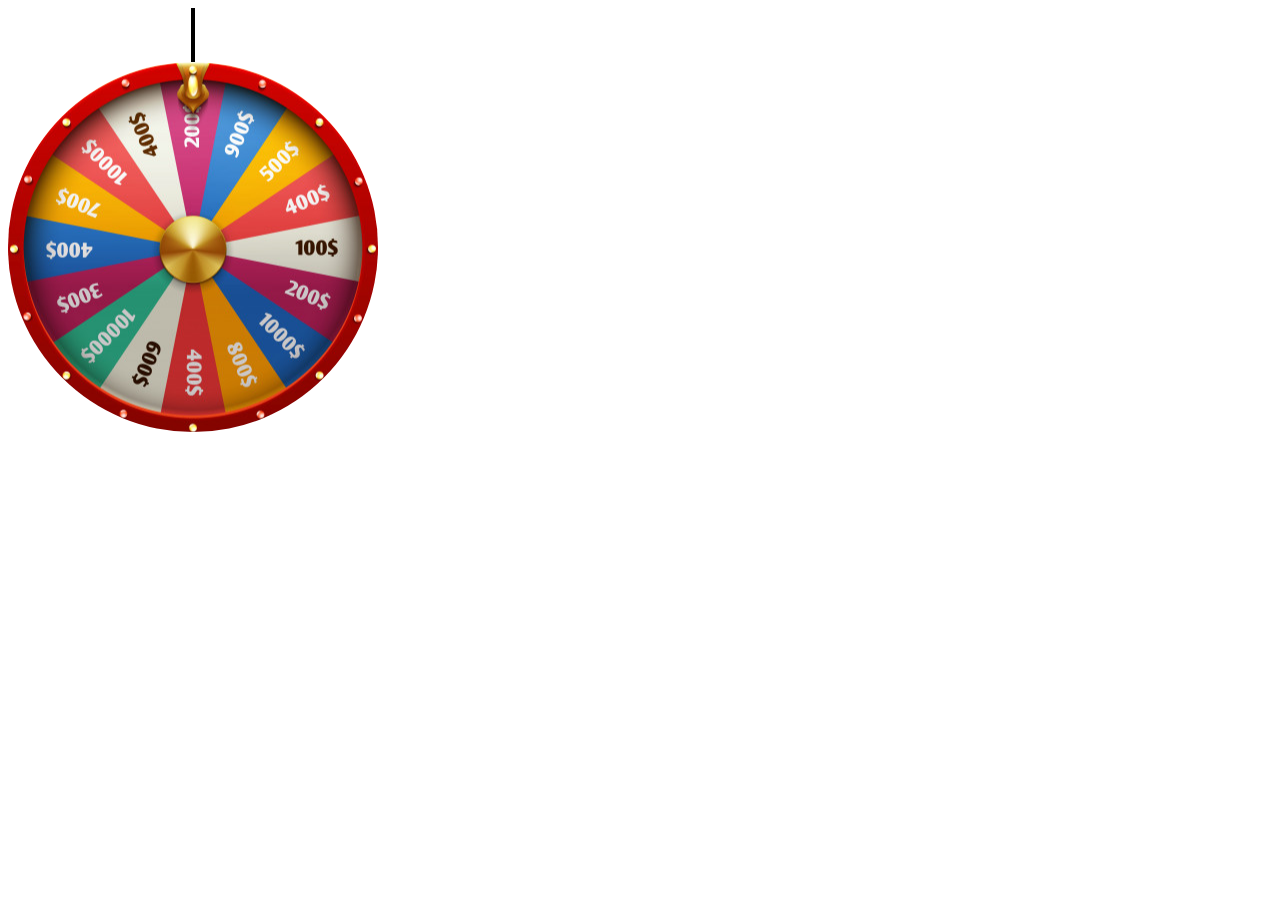
<file: wheel-spinner-demo/index.html>
<!DOCTYPE html>
<html lang="en">
  <head>
    <meta charset="UTF-8" />
    <meta http-equiv="X-UA-Compatible" content="IE=edge" />
    <meta name="viewport" content="width=device-width, initial-scale=1.0" />
    <title>Document</title>
    <style>
      #wheel {
        height: 370px;
        width: 370px;
        background-position: center;
        background-position-y: 33%;
        background-image: url("./wheel.jpg");
        border-radius: 90%;
        transform: rotate(0deg);
        transition: 3s;
      }
      .container {
        width: 370px;
        display: flex;
        flex-direction: column;
        align-items: center;
      }
      .container * {
        background-color: black;
      }
    </style>
  </head>
  <body>
    <div class="container">
      <div>|</div>

      <div>|</div>

      <div>|</div>
    </div>
    <div id="wheel"></div>

    <script>
      var activated = false;
      var wheel = document.querySelector("#wheel");
      wheel.addEventListener("click", function (e) {
        if (activated) return;
        else {
          deg = Math.floor(5000 + Math.random() * 1000);
          wheel.style.transition = "3s cubic-bezier(0.22, 1, 0.36, 1)";
          wheel.style.transform = `rotate(${deg}deg)`;
          activated = true;
        }
      });

      var prizeArray = [
        200, 900, 500, 400, 100, 200, 1000, 800, 400, 600, 10000, 300, 400, 700,
        1000, 400,
      ];

      wheel.addEventListener("transitionend", () => {
        var index = Math.floor(((deg % 360) - 11.25) / 22.5);
        index = 15 - index;
        alert("you have won " + prizeArray[index] + "!!!");
        activated = false;
        wheel.style.transition = "0s";
        wheel.style.transform = `rotate(${deg % 360}deg)`;
      });
    </script>
  </body>
</html>
</file>
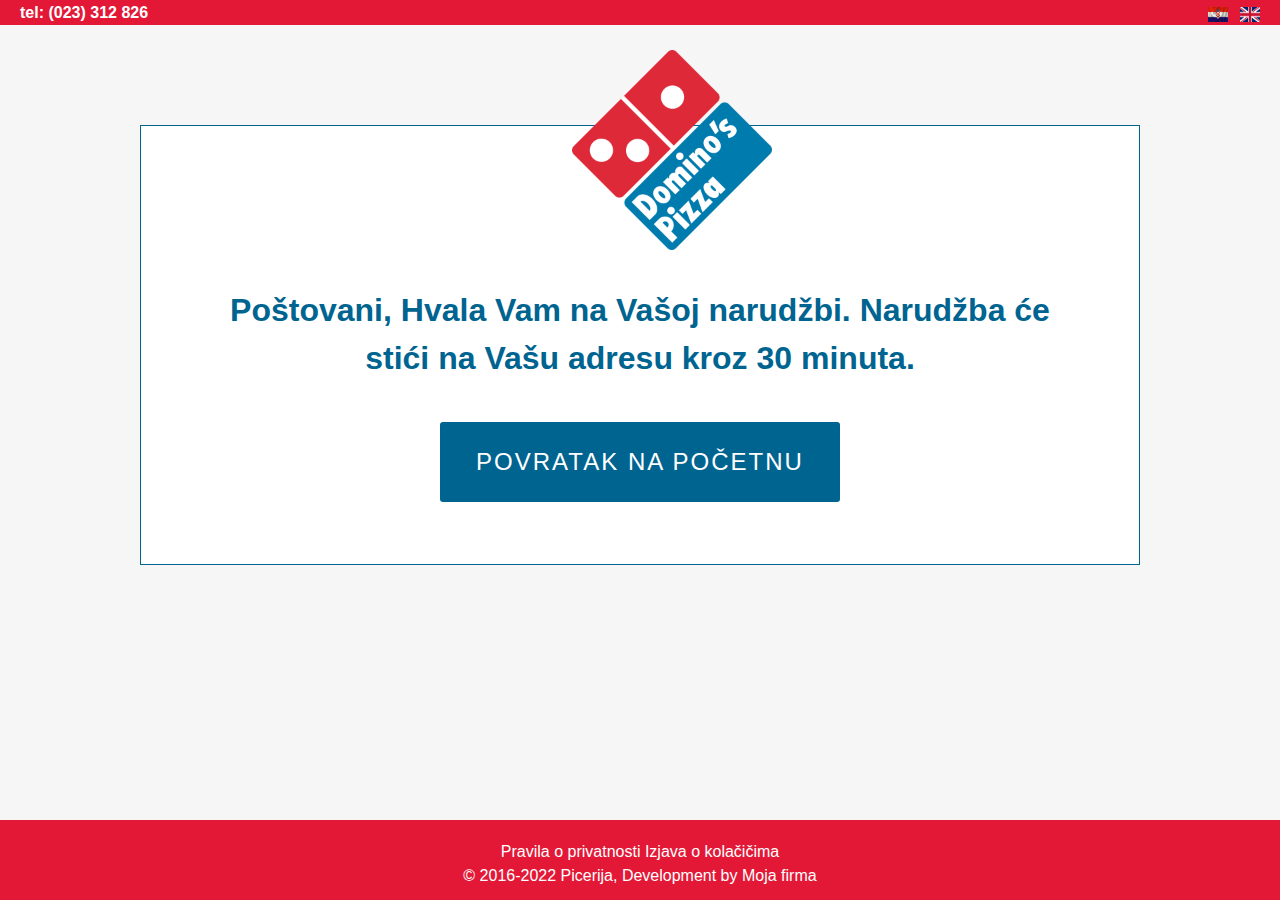
<file: Pizza Delivery new/hvala-vam.html>
<!DOCTYPE html>
<html lang="en">
  <head>
    <meta charset="UTF-8" />
    <meta http-equiv="X-UA-Compatible" content="IE=edge" />
    <meta name="viewport" content="width=device-width, initial-scale=1.0" />
    <title>Document</title>
    <link
      href="https://fonts.googleapis.com/css2?family=Lato:wght@300&family=Poppins:wght@400;700&family=Rowdies:wght@300&display=swap"
      rel="stylesheet"
    />
    <style>
      * {
        box-sizing: border-box;
        margin: 0;
        padding: 0;
      }
      body {
        line-height: 1.5;
        font-size: 16px;
        font-family: "Roboto Condensed", sans-serif;
        background-color: #f6f6f6;
        
      }
      .logo {
        width: 200px;
        margin-bottom: 60px;
        position: absolute;
        left: 44.7%;
        top: 5.5%;
      }
      .main {
        margin: 0 auto;
        margin-top: 100px;
        height: 440px;
        width: 1000px;
        padding: 60px;
        text-align: center;
        align-items: center;
        color: #006491;
        background-color: white;
        border: 1px solid #006491;
      
      }
      h1{
        margin-bottom: 40px;
        margin-top: 100px;
      }
      
      button {
        width: 400px;
        height: 80px;
        font-family: "Roboto Condensed", sans-serif;
        font-size: 1.5em;
        background: #006491;
        color: white;
        border: none;
        outline: none;
        padding: 20px;
        text-align: center;
        letter-spacing: 2px;
        border-radius: 0.1875rem;
        
      }
      button:hover {
        box-shadow: inset 0 0 0 5rem rgb(0 0 0 / 20%);
        cursor: pointer;
      }
      .footer {
        position: fixed;
        bottom: 0px;
        width: 100%;
       height: 80px;
       background-color: #e31837;
    }

      .footer .container {
  width: 400px;
  margin: 0 auto;
  color: white;
  text-align: center;
  padding: 10px 0;
  padding-top: 20px;
  }
      .toolbar {
  max-width: 1400px;
  margin: 0 auto;
  display: flex;
  justify-content: space-between;
  background-color: #e31837;
  height: 25px;
  padding: 0 20px;
  align-items: center;
}

.toolbar span {
  color: white;
  font-weight: bold;
}

.flags {
  height: 15px;
}

.hrv,
.uk {
  width: 20px;
  border-radius: 0;
  height: 15px;
  margin-left: 8px;
}

  </style>
  </head>
  <body>
    <div class="toolbar">
        <span>tel: (023) 312 826</span>
        <div class="flags">
          <a href=""><img src="img/hrv-flag.jpg" alt="" class="hrv" /></a>
          <a href=""><img src="img/uk-flag.jpg" alt="" class="uk" /></a>
        </div>
      </div>
      <img class="logo"src="img/logo.png" alt="" />
    <div class="main">
      
      <h1>
        Poštovani, Hvala Vam na Vašoj narudžbi. Narudžba će stići na Vašu adresu
        kroz 30 minuta.
      </h1>
      <a href="index.html">
      <button> POVRATAK NA POČETNU
        </button></a>
    </div>
    <footer class="footer">
      <div class="container">
      <span>Pravila o privatnosti</span>
      <span>Izjava o kolačičima</span> <br>
      <span>© 2016-2022 Picerija, Development by Moja firma</span>
      <div>
    </footer>
  </body>
</html>
</file>
<file: fiks-pricing-table/pricing-table-style.css>
@import url("https://fonts.googleapis.com/css2?family=Montserrat:wght@400;500;600;700&display=swap");

/*Global Styles*/
.pricing-table-container {
  box-sizing: border-box;
  font-family: "Montserrat", sans-serif;
  display: flex;
  justify-content: center;
  align-items: center;
  padding: 60px 0px;
  overflow-x:hidden 
}
.pricing-table-body,
.pricing-table-ayear {
  font-size: 15px;
}
.pricing-table-internship {
  font-size: 13px;
}
.pricing-table-body strong {
  font-weight: 700 !important;
  color: #333;
}

/* Parent*/
.pricing-table-wrapper {
  max-width: 660px;
  margin: 0 auto;
  display: flex;
  justify-content: center;
}

/* Only for second child*/
.pricing-table-col:nth-child(2) {
  border-radius: 16px;
  position: relative;
}
.pricing-table-shadow{
  position: absolute;
  z-index: 10;
  height: 485px;
  border-radius: 16px;
  top:0px;
  width: 320px !important;
  background-color: transparent;
  box-shadow: 0 6px 20px rgb(0 0 0 / 15%);
  ;

}

/* 2 Child*/
.pricing-table-col {
  width: 320px;
  height: 485px;
  margin: 0px 10px;
  color: rgb(0, 66, 46);
  flex-grow: 1;
}

.pricing-table-hide{
height: 25px;
width: 100px;
position: absolute;
right: 0px;
top: -25px;
background-color: white;
z-index: 4;

}
.pricing-table-hide-second{
  width: 25px;
  height: 50px;
position: absolute;
right: -25px;
top: 45px;
background-color: white;
z-index: 4;
}
/************************
/************************
/************************
/* Table Header Styles*/
.pricing-table-header-container {
  margin: 32px 0px;
  padding-top: 20px;
}
.pricing-table-col:nth-child(2){
  position: relative;
}

.pricing-table-ribbon{
    color: #fff;
    background: rgb(255, 19, 61);
    position: absolute;
    display: block;
    top: 18px;
    right: -30px;
    width: 128px;
    padding: 9px 20px 8px;
    margin: 0;
    transform: rotate(45deg);
    height: 32px;
    text-align: center;
    font-size: 13px !important;
    z-index: -20 !important;
    overflow: hidden;
    white-space: nowrap;
    text-overflow: ellipsis;
    box-sizing: border-box
}

.pricing-table-title {
  font-size: 28px;
  font-weight: 600;
  text-align: center;
}

.pricing-table-internship {
  text-align: center;
  margin-top: 4px;
}
.pricing-table-body{
  width: 320px;
}
/* Table Body Styles*/
.pricing-table-body-inner p {
  text-align: center;
  line-height: 2.2em;
  color: #00422e !important;
  font-family: "Montserrat", sans-serif;
  max-width: 240px;
  height: 165px;
  margin: 0 auto;
  padding: 8px 32px;
}

/* Table Price Styles*/
.pricing-table-price-container {
  text-align: center;
}

/* Table Footer Styles*/
.pricing-table-footer {
  text-align: center;
  margin: 32px 0px;
  
  padding-bottom: 20px;
}
.pricing-table-btn {
  font-family: "Montserrat", sans-serif;
  border: 1px solid transparent;
  line-height: 38px;
  background: rgb(255, 19, 61);
  color: rgb(255, 255, 255);
  font-size: 17px;
  padding: 0px 40px;
  min-width: 100px;
  transition: all 0.2s ease;
  border-radius: 4px;
  text-decoration: none;
  position: relative;
  z-index: 20;
}
.pricing-table-btn:hover{
  opacity: 0.8;
  cursor: pointer;
}
.pricing-table-col:first-child .pricing-table-btn {
  font-family: "Montserrat", sans-serif;
  border: 1px solid transparent;
  line-height: 38px;
  background: white;
  color: rgb(255, 19, 61);
  border: 1px solid rgb(255, 19, 61);
  font-weight: 500;
  font-size: 17px;
  padding: 0px 40px;
  min-width: 100px;
  transition: all 0.2s ease;
  border-radius: 4px;
  text-decoration: none;
}

.pricing-table-btn:hover {
  cursor: pointer;
}

/* Dollar sign*/
.pricing-table-price-inner sup {
  font-size: 17px;
  position: relative;
  opacity: 0.7;
  font-weight: 400;
}

/* / year  */
.pricing-table-ayear {
  opacity: 0.7;
}

/* Amount */
.pricing-table-value {
  font-size: 34px;
  font-weight: 600;
  color: #00422e;
}

@media (max-width: 700px) {
  .pricing-table-wrapper{
    flex-direction: column;
    align-items: center;
    margin: 0 auto;
  }
  .pricing-table-container{
    padding-top: 0px !important;
  }
  .pricing-table-col{
    margin: 15px auto;
  }
   .pricing-table-col:first-child{
     margin-top: 0px;
     margin-bottom: 40px;
   }
  
}
@media (max-width: 340px) {
  .pricing-table-wrapper{
    flex-direction: column;
    align-items: center;
    margin: 0 auto;
  }.pricing-table-col{
    width: 280px;
  }
  .pricing-table-body-inner{
    width: 280px;
  }
  .pricing-table-body-inner p{
    padding: 0px;
  }
  
}
</file>
<file: Pizza Delivery new/style.css>
@import url("https://fonts.googleapis.com/css2?family=Lato:wght@300&family=Poppins:wght@400;700&family=Roboto+Condensed:wght@400;700&family=Rowdies:wght@300&display=swap");

* {
  box-sizing: border-box;
  margin: 0;
  padding: 0;
}
body {
  line-height: 1.5;
  font-size: 16px;
  font-family: "Roboto Condensed", sans-serif;
}

img {
  width: 66px;
  height: 66px;
  border-radius: 50%;
}

.header {
  max-width: 1400px;
  margin: 0 auto;
}

.toolbar {
  display: flex;
  justify-content: space-between;
  background-color: #e31837;
  height: 25px;
  padding: 0 20px;
  align-items: center;
}

.toolbar span {
  color: white;
  font-weight: bold;
}

.flags {
  height: 15px;
}

.hrv,
.uk {
  width: 20px;
  border-radius: 0;
  height: 15px;
  margin-left: 8px;
}

.navbar a[style="color:rgb(207, 7, 7)"]:hover {
  color: #006491 !important;
}

.navbar {
  max-width: 1400px;
  height: 100px;
  margin: 0 auto;
  padding: 0 50px;
  background-color: #f6f6f6;
}

.navbar li {
}

.navbar .container {
  max-width: 1100px;
  height: 100%;
  margin: 0 auto;
  display: flex;
  justify-content: center;
  align-items: center;
}
.logo {
  margin: 0 auto;
  margin: 0 60px;
}

.navbar .right,
.navbar .left {
  width: 430px;
}
.navbar span {
  margin-left: 20px;
}
.right {
  text-align: end;
}
.left ul {
  justify-content: flex-end;
}

.navbar .right ul,
.navbar .left ul {
  width: 421px;
  display: flex;
  list-style-type: none;
  font-weight: bold;
}
.navbar li {
  width: auto;
  padding: 0 10px;
}
.navbar a {
  text-decoration: none;
  color: black;
}

.title {
  width: 220px;
  margin: 0 auto;
  margin-top: 60px;
  margin-bottom: 80px;
  padding: 1px;
  padding: -1px;
  padding: 10px;
  text-align: center;
  letter-spacing: 1px;
  font-weight: bold;
  background-color: #e31837;
  font-family: "Roboto Condensed", sans-serif;
  font-size: 1.5em;
  color: white;
  text-align: center;
  font-weight: normal;
  border-radius: 0.1875rem;
}

.title h1 {
  text-align: center;
}

.title:hover {
  box-shadow: inset 0 0 0 5rem rgb(0, 0, 0, 20%);
  cursor: pointer;
}

.jelovnik {
  width: 1000px;
  margin: 0 auto;
  padding: 1px;
  padding: -1px;
  padding-bottom: 120px;
}

.jelovnik h2 {
  width: 105px;
  margin: 0 auto;
  font-size: 28px;
  margin-top: 40px;
  margin-bottom: 50px;
  color: #e31837;
}

.pizza-meni {
  display: flex;
  justify-content: space-between;
  padding-left: 60px;
  font-size: 14px;
}
.pizza-meni p {
  padding-top: 6px;
  opacity: 0.7;
}

hr {
  opacity: 0.2;
}

.meni-left,
.meni-right {
  flex-basis: 50%;
}

.jelovnik .pizza {
  width: 88%;
  height: 90px;
  display: flex;
  justify-content: space-between;
  margin-bottom: 0px;
}

.pizza img {
  border: 1px solid #eee;
  padding: 2px;
}

.pizza div {
  flex-basis: 83%;
}

.meni-wrapper {
  background-color: #f6f6f6;
  border: 1px solid #ccc;
  padding-bottom: 60px;
  border-radius: 0.1875rem;
}

.title-kontakt {
  background-color: #e31837;
  width: 220px;
  margin: 0 auto;
  letter-spacing: 1px;
  font-size: 1.5em;
  font-weight: normal;
  color: white;
  text-align: center;
  padding: 1px;
  padding: -1px;
  padding: 10px;
  margin-top: 50px;
  margin-bottom: 100px;
  border-radius: 0.1875rem;
}

.title-kontakt:hover {
  box-shadow: inset 0 0 0 5rem rgb(0 0 0 / 20%);
  cursor: pointer;
}

.kontakt {
  background-color: #eee;
  width: 1400px;
  margin: 0 auto;
  padding: 1px;
  padding: -1px;
  padding-bottom: 30px;
  border-radius: 0.1875rem;
}

.kontakt-container {
  display: flex;
  justify-content: space-around;
  padding-bottom: 60px;
}

.kontakt-container form {
  display: flex;
  flex-direction: column;
  width: 600px;
  background-color: white;
  padding: 10px 40px;
}

.kontakt-container form h2 {
  text-align: center;
  margin-bottom: 20px;
  margin-top: 20px;
}

.kontakt-container form select {
  margin-bottom: 10px;
  height: 40px;
}

.kontakt-container form input[type="checkbox"] {
  margin: 0;
  align-items: left;
  height: auto;
  width: auto;
  margin: 20px 0;
  display: inline-block;
}

.terms {
  padding-top: 40px;
  font-size: 14px;
}

.posalji-upit {
  width: 120px;
  margin: 0 auto;
  background-color: #006491;
  padding: 10px;
  border-radius: 0.1875rem;
  color: white;
  font-family: "Roboto Condensed", sans-serif;
  font-size: 18px;
  letter-spacing: 1px;
  border: none;
  margin-top: 20px;
  margin-bottom: 20px;
}

.posalji-upit:hover {
  box-shadow: inset 0 0 0 5rem rgb(0 0 0 / 20%);
  cursor: pointer;
}
select {
  font-family: "Roboto Condensed", sans-serif;
}
textarea {
  border: none;
  border-bottom: 1px solid #ccc;
  margin-top: 20px;
}
textarea:focus {
  outline: none;
}

form select {
  border: none;
  border-bottom: 1px solid #ccc;
}

form input {
  width: 100%;
  height: 40px;
  margin-bottom: 10px;
  border: none;
  border-bottom: 1px solid #ccc;
}
input:focus {
  outline: none;
  border-bottom: 1px solid #666;
}
.info {
  width: 500px;
  padding: 20px;
  height: 320px;
  border-radius: 0.1875rem;
  background-color: white;
  font-family: "Roboto Condensed", sans-serif;
  font-size: 16px;
  text-align: center;
  word-spacing: 2px;
  letter-spacing: 1px;
}

.mail {
  text-decoration: none;
  color: #e31837;
}

.info img {
  margin-top: 10px;
  height: 33px;
  width: 33px;
}

.info h2 {
  margin-top: 20px;
  margin-bottom: 20px;
}

.location iframe {
  width: 1400px;
  display: block;
  margin: 0 auto;
}

.footer {
  height: 80px;
  background-color: #e31837;
}

.footer .container {
  width: 400px;
  margin: 0 auto;
  color: white;
  text-align: center;
  padding: 10px 0;
  padding-top: 20px;
}

.info .mail:hover {
  color: #006491;
  text-shadow: inset 0 0 0 5rem rgb(0 0 0 / 20%);
  cursor: pointer;
}

.terms a {
  text-decoration: none;
  color: #006491;
}

.fb-icon {
  width: 33px;
  height: 33px;
  margin: 0 auto;
  background: url("img/fb-red.png");
  background-repeat: no-repeat;
  background-size: contain;
}
.fb-icon:hover {
  background: url("img/fb-blue.png");
  background-size: contain;
}

.tw-icon {
  width: 33px;
  height: 33px;
  margin: 0 auto;
  background: url("img/tw-red.png");
  background-repeat: no-repeat;
  background-size: contain;
}

.tw-icon:hover {
  background: url("img/tw-blue.png");
  background-size: contain;
}

.icons {
  width: 66px;
  display: flex;
  margin: 0 auto;
  margin-top: 10px;
}

.footer a {
  text-decoration: none;
  color: white;
}

#ch-label{
  display: inline;
  width: 200px;
}

.test0,
.test1,
.test2 {
  width: 100%;
}
</file>
<file: PWA/css/style.css>
body {
    font-family: sans-serif;
  }
  
  /* Make content area fill the entire browser window */
  /* Make content area fill the entire browser window */
  html,
  .fullscreen {
    display: flex;
    height: 100%;
    margin: 0;
    padding: 0;
    width: 100%;
  }
  
  /* Center the content in the browser window */
  .container {
    margin: auto;
  }
  
  .title {
    font-size: 3rem;
  }
</file>
<file: sunnyside-agency-landing-page-main/style.css>
@import url("https://fonts.googleapis.com/css2?family=Barlow:wght@700;900&family=Fraunces:wght@100;300;400;500;600;700;800;900&family=Poppins:wght@400;700&display=swap");

* {
  box-sizing: border-box;
  margin: 0;
  padding: 0;
}
body {
  font-family: "Fraunces", serif;
  max-width: 1440px;
  margin: 0 auto;
  overflow-x: hidden;
}
html {
  overflow-x: hidden;
}
.attribution {
  font-size: 11px;
  text-align: center;
}
.attribution a {
  color: hsl(228, 45%, 44%);
}
.hero {
  background: url(./images/desktop/image-header.jpg);
  max-width: 100vw;
  height: 75vh;
  background-size: cover;
  background-repeat: no-repeat;
  background-position: center;
}
.graphic-design-img {
  background: url(./images/desktop/image-graphic-design.jpg);
  background-position: center;
  background-size: cover;
  background-position: center;
  background-repeat: no-repeat;
  max-width: 50%;
  image-rendering: -webkit-optimize-contrast;
}
.photography-img {
  background-image: url(./images/desktop/image-photography.jpg);
  background-size: cover;
  background-position: center;
  background-repeat: no-repeat;
}
.row {
  display: flex;
  /* max-height: calc(100vh - 484.5px); */
}
.col6 {
  max-width: 50%;
  background-color: rgb(251, 251, 250);
}
img {
  width: 100%;
  height: 100%;
}
.col6 {
  display: flex;
  flex-direction: column;
  justify-content: center;
  align-items: center;

  flex-shrink: 1;
}
.col6 > .content > * {
  flex-shrink: 1;
  margin: 10px 0px;
}
.row:nth-last-child(1) .col6 .content {
  padding: 0px 80px;
  margin-top: auto;
  margin-bottom: 30px;
  text-align: center;
  font-size: 15px;
  opacity: 0.8;
  height: 144px;
  height: calc(100vh - 484.5px);
  min-height: 550px;
  min-width: 400px;
  display: flex;
  flex-direction: column;
  justify-content: end;
}
.row:nth-last-child(1) .col6 .content p {
  height: 92px;
  color: hsl(167, 40%, 24%);
}
.row:nth-last-child(1) .col6:nth-child(2) .content p {
  color: hsl(198, 62%, 26%) !important;
}
.row:nth-last-child(1) h3 {
  color: hsl(168, 44%, 16%);
  font-weight: 900;
  margin-bottom: 0px;
}
.content {
  padding: 80px;
  color: hsl(212, 27%, 19%);
}

.line-yellow {
  height: 9px;
  width: 125px;
  background-color: hsl(51, 100%, 49%);
  border-radius: 0.6rem;
  position: relative;
  top: -17px;
  left: -4px;
  z-index: 0;
  opacity: 0.3;
}

.line-red {
  height: 9px;
  width: 125px;
  background-color: hsl(7, 99%, 70%);
  border-radius: 0.6rem;
  position: relative;
  top: -17px;
  left: -4px;
  z-index: 0;
  opacity: 0.3;
}

.content a {
  font-family: "Fraunces", serif;
  font-weight: 900;
  position: relative;
  z-index: 1;
  text-transform: uppercase;
  font-size: 16px;
  color: hsl(212, 27%, 19%);
}

.yellow-a:hover + .line-yellow {
  opacity: 1;
}
.red-a:hover + .line-red {
  opacity: 1;
}

.content h3 {
  font-weight: 900;
  font-size: 22px;
}

.content p {
  font-family: "Barlow", sans-serif;
  font-weight: normal;
  color: hsl(232, 10%, 55%);
  font-size: 16px;
  font-weight: 700;
  line-height: 1.5;
}
a {
  text-decoration: none;
  color: black;
  font-size: 22px;
  font-weight: bold;
}
.navbar {
  padding: 0px 30px;
  height: 70px;
}

.navbar .nav-list {
  display: flex;
  align-items: center;
  margin-top: auto;
  height: 100%;
}
.navbar h2 a {
  font-weight: bold;
  font-size: 22px;
}
.navbar a {
  font-weight: normal;
  font-size: 16px;
  color: white;
}
.navbar .nav-list li {
  padding: 0px 30px;
  list-style-type: none;
}
.nav-list li:first-child {
  margin-right: auto;
}
.navbar .contact-btn {
  border: none;
  background-color: white;
  color: black;
  font-family: "Poppins";
  font-weight: bold;
  padding: 10px 20px;
  border-radius: 1.2rem;
}
.navbar .contact-btn:hover {
  background-color: rgba(365, 365, 365, 25%);
  color: white;
  font-weight: 600;
  cursor: pointer;
}
.navbar a:hover {
  color: rgba(365, 365, 365, 70%);
  cursor: pointer;
}
.title {
  text-align: center;
  color: white;
  margin: 0 auto;
  width: 90%;
  font-size: 2rem;
  margin-top: 60px;
  letter-spacing: 0.2em;
}
.arrow {
  display: block;
  font-size: 22px;
  width: 30px;
  height: 100px;
  /*  margin: 10px auto;
  text-align: center; */
  position: absolute;
  top: 36vh;
  left: calc(50vw - 30px);
}

.testimonials h1 {
  text-align: center;
  color: hsl(213, 9%, 39%);
  opacity: 0.6;
  letter-spacing: 6px;
  font-size: 16px;
}

.testimonials {
  height: 650px;
  display: flex;
  flex-direction: column;
  justify-content: center;
  background-color: rgb(251, 251, 250);
}

.card img {
  width: 80px;
  height: 80px;
  border-radius: 90%;
  display: block;
  margin: auto;
}

.card-body {
  text-align: center;
  height: 140px;
}

.card-body p {
  font-family: "Barlow", sans-serif;
  color: hsl(212, 27%, 19%);
  opacity: 0.8;
  font-weight: 700;
  width: 80%;
  line-height: 1.5;
  text-align: center;
  text-align: middle;
  margin: 0 auto;
  height: 140px;
}
.card-footer {
  font-family: "Fraunces", serif;
  margin-top: 10px;
  text-align: center;
  margin-bottom: 20px;
  font-size: 12px;
  color: #333;
  font-weight: 900;
}
.card-footer p {
  color: hsl(210, 4%, 67%);
  font-weight: 500;
  margin-top: 10px;
}

.card-container {
  padding: 50px;
}

.card {
  padding: 20px;
}

.wrap {
  display: flex;
  margin: 0px 80px;
}

.pictures {
  display: flex;
  width: 100%;
}
.pictures img {
  width: 25%;
}

footer h1 {
  text-align: center;
  font-weight: 900;
}

.footer-body {
  display: flex;
  justify-content: center;
  margin-bottom: 50px;
  margin-top: 20px;
}

.footer-body a {
  margin: 20px;
  font-weight: normal;
  color: hsl(168, 42%, 33%);
  font-size: 16px;
  font-weight: 700;
}
.footer-body a:hover {
  color: white;
  cursor: pointer;
}
footer {
  color: hsl(168, 42%, 33%);
  background-color: hsl(168, 47%, 69%);
  height: 300px;
  display: flex;
  flex-direction: column;
  justify-content: center;
  font-family: "Barlow", sans-serif;
}

footer img {
  height: 16px;
  width: 16px;
  margin: 0px 10px;
}
.footer-icons {
  color: hsl(168, 42%, 33%);
  text-align: center;
  margin-top: 10px;
}
.footer-icons img:hover {
  filter: white;
  cursor: pointer;
}

.show {
  visibility: hidden;
}
.attribution:hover .show {
  visibility: visible;
}

.ham {
  background-color: transparent;
  border: none;
  position: absolute;
  right: 40px;
  top: 30px;
  visibility: collapse;
}

@media screen and (max-width: 900px) {
  .card-body {
    text-align: center;
    height: 200px;
  }
  .col6 {
    font-size: 16px;
  }
}

@media screen and (max-width: 760px) {
  .navbar .nav-list li {
    padding: 10px;
  }
  .content {
    font-size: 14px;
    padding: 40px;
  }
  .card {
    padding: 0px;
  }
  .card-body {
    font-size: 14px;
  }
  .wrap {
    margin: 0px;
  }
  .row:nth-last-child(1) .col6 .content {
    padding: 10px;
    min-width: 200px;
    max-height: 300px;
  }
  footer {
    height: 200px;
  }
  .footer-icons {
    margin: 10px;
  }
}

@media screen and (max-width: 567px) {
  .navbar ul li:not(li:first-child) {
    visibility: collapse;
    width: 0px;
  }
  .title {
    font-size: 1.5rem;
    width: auto;
    margin-right: 50px;
    margin-left: 50px;
  }
  .ham {
    visibility: visible;
  }
  .ham:hover {
    opacity: 0.5;
    cursor: pointer;
  }
  .arrow {
    width: 30px;
    height: 100px;
    /*  margin: 10px auto;
  text-align: center; */
    position: absolute;
    top: 40vh;
    left: calc(50vw - 15px);
  }
}
@media screen and (max-width: 450px) {
  .hero {
    background: url(images/mobile/image-header.jpg);
    background-position-y: 70%;
    background-position-x: center;
    background-size: cover;
    background-repeat: no-repeat;
    height: 100vh;
  }
  .row {
    flex-direction: column-reverse;
    height: auto;
  }
  .row:nth-child(2),
  .row:nth-child(3) {
    flex-direction: column;
  }
  .col6 {
    max-width: 100%;
    height: 50vh;
  }
  .row:nth-last-child(1) .col6 {
    height: 600px;
    height: 100vh;
  }
  .wrap {
    flex-direction: column;
    height: auto;
  }
  .testimonials {
    height: auto;
    padding: 30px 0px;
  }
  .testimonials img {
    height: 100px;
    width: 100px;
  }
  .testimonials h1 {
    margin-bottom: 10px;
    font-weight: 900;
  }
  .testimonials p {
    height: auto;
    margin-bottom: 20px;
    font-size: 16px;
  }
  .card {
    height: 45vh;
  }
  .card-body {
    height: auto;
  }
  .card-container {
    padding: 60px;
  }
  .pictures {
    display: flex;
    flex-direction: row;
    flex-wrap: wrap;
  }
  .pictures img {
    width: 50%;
  }
  footer {
    height: 360px;
  }
  .footer-body {
    margin-bottom: 50px;
  }
  .graphic-design-img {
    background: url(./images/mobile/image-graphic-design.jpg);
    background-position: center;
    background-size: cover;
    background-position: center;
    background-repeat: no-repeat;
  }
  .photography-img {
    background-image: url(./images/mobile/image-photography.jpg);
    background-size: cover;
    background-position: center;
    background-repeat: no-repeat;
  }
}

.mobile-nav::before {
  position: absolute;
  content: "";
  width: 0;
  height: 0;
  border-top: 1.5rem solid transparent;
  border-bottom: 1.5rem solid transparent;
  border-right: 1.5rem solid #fff;
  top: -1.5rem;
  right: 0;
}

.mobile-nav li {
  position: relative;
}

.mobile-nav a:after {
  content: "";
  position: absolute;
  bottom: 10px;
  left: 20px;
  width: 0px;
  height: 0.2rem;
  background: #23303e;
}

.mobile-nav a:hover:after {
  transition: width 0.35s ease-in;
  width: calc(100% - 40px);
}

.mobile-nav {
  background-color: white;
  width: 80vw;
  margin: 0 auto;
  border-radius: 0.2rem;
  position: absolute;
  left: 10vw;
  top: 100px;
  z-index: 2;
  visibility: collapse;
}

.mobile-nav ul {
  list-style-type: none;
  display: flex;
  flex-direction: column;
  justify-content: center;
  align-items: center;
  margin: 20px 0px;
}

.mobile-nav ul li {
  padding: 20px;
}

.mobile-nav ul li a {
  color: hsl(210, 4%, 67%);
}

.mobile-nav ul li a:hover {
  color: #23303e;
}

.mobile-contact-btn {
  border: none;
  background-color: hsl(51, 100%, 49%);
  color: #333;
  font-family: "Poppins";
  font-weight: bold;
  padding: 15px 30px;
  font-size: 16px;
  border-radius: 1.8rem;
}
.mobile-contact-btn:hover {
  background-color: skyblue;
  color: white;
  font-weight: 600;
  cursor: pointer;
}
</file>
